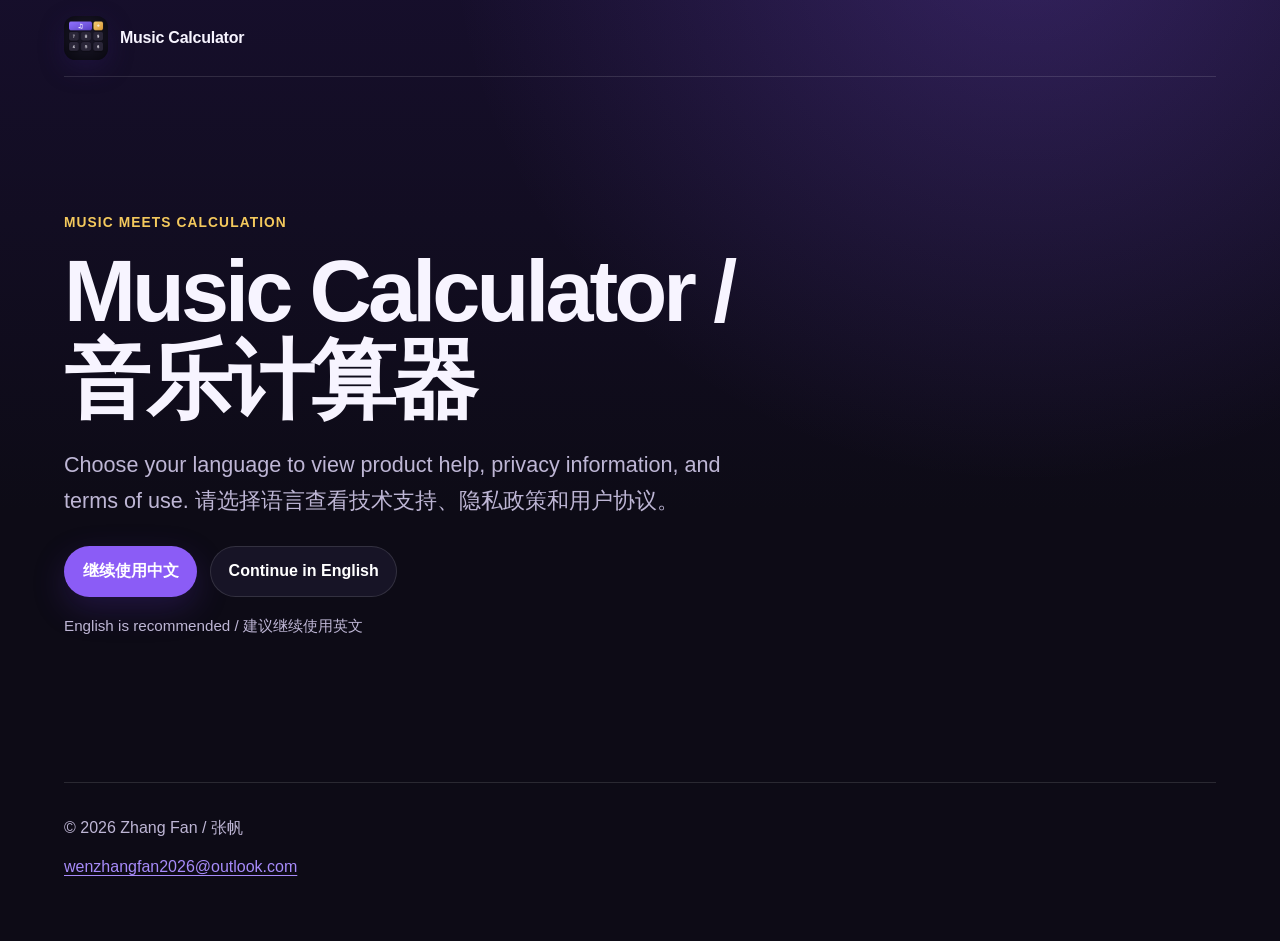
<file: index.html>
<!doctype html>
<html lang="en">
<head>
  <meta charset="utf-8">
  <meta name="viewport" content="width=device-width, initial-scale=1">
  <meta name="description" content="Choose a language for Music Calculator support, privacy, and terms. 选择音乐计算器支持与协议的语言。">
  <meta name="theme-color" content="#0d0b16">
  <meta property="og:title" content="Music Calculator / 音乐计算器">
  <meta property="og:description" content="Support, privacy, and terms for Music Calculator. 音乐计算器技术支持与协议。">
  <meta property="og:type" content="website">
  <title>Music Calculator / 音乐计算器</title>
  <link rel="icon" href="assets/app-icon.png" type="image/png">
  <link rel="stylesheet" href="assets/styles.css">
</head>
<body>
  <a class="skip-link" href="#main-content">Skip to content / 跳到正文</a>
  <header class="site-header">
    <a class="brand" href="./" aria-current="page">
      <img src="assets/app-icon.png" width="1024" height="1024" alt="">
      <span>Music Calculator</span>
    </a>
  </header>
  <main id="main-content">
    <section class="hero">
      <p class="eyebrow">Music meets calculation</p>
      <h1>Music Calculator / 音乐计算器</h1>
      <p class="lead">Choose your language to view product help, privacy information, and terms of use. 请选择语言查看技术支持、隐私政策和用户协议。</p>
      <div class="actions">
        <a class="button" href="zh/" lang="zh-Hans">继续使用中文</a>
        <a class="button secondary" href="en/" lang="en">Continue in English</a>
      </div>
      <p class="language-note" data-language-recommendation>中文与 English 均可用</p>
    </section>
  </main>
  <footer class="site-footer">
    <p>© <span data-current-year>2026</span> Zhang Fan / 张帆</p>
    <p><a href="mailto:wenzhangfan2026@outlook.com">wenzhangfan2026@outlook.com</a></p>
  </footer>
  <script src="assets/site.js" defer></script>
</body>
</html>
</file>
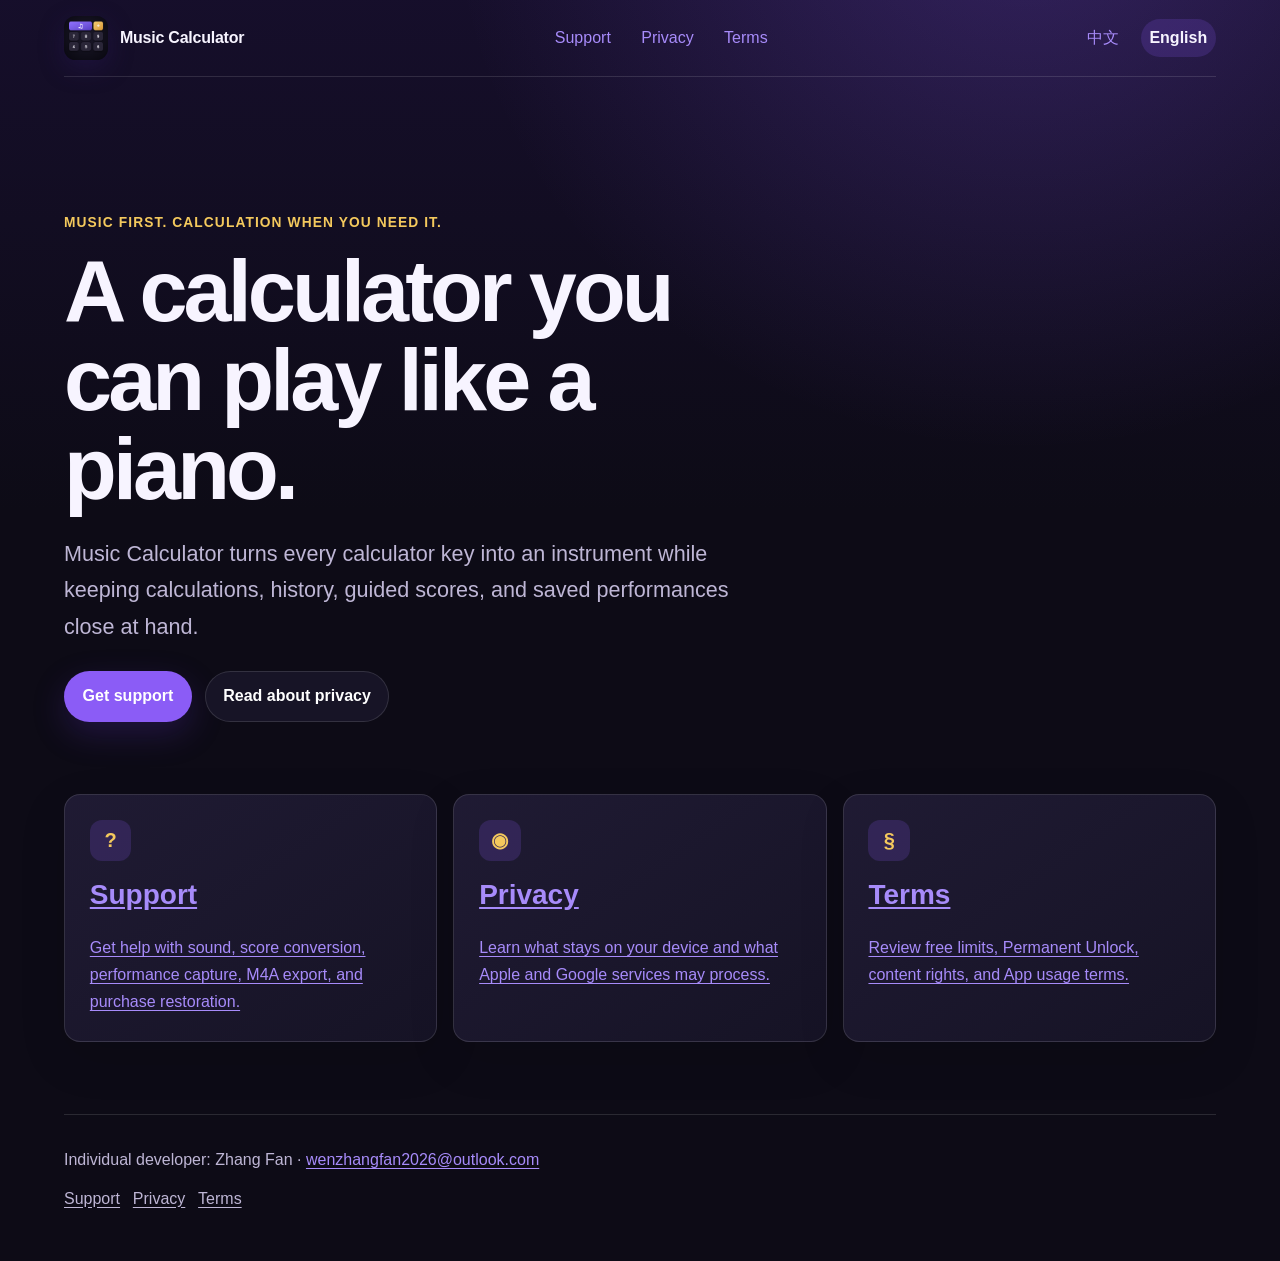
<file: en/index.html>
<!doctype html>
<html lang="en">
<head>
  <meta charset="utf-8">
  <meta name="viewport" content="width=device-width, initial-scale=1">
  <meta name="description" content="Music Calculator support, privacy policy, and terms of use.">
  <meta name="theme-color" content="#0d0b16">
  <meta property="og:title" content="Music Calculator">
  <meta property="og:description" content="A calculator you can play like a piano. View support, privacy, and terms.">
  <meta property="og:type" content="website">
  <title>Music Calculator</title>
  <link rel="icon" href="../assets/app-icon.png" type="image/png">
  <link rel="stylesheet" href="../assets/styles.css">
</head>
<body>
  <a class="skip-link" href="#main-content">Skip to content</a>
  <header class="site-header">
    <a class="brand" href="./" aria-current="page"><img src="../assets/app-icon.png" width="1024" height="1024" alt=""><span>Music Calculator</span></a>
    <nav class="nav" aria-label="Primary navigation"><a href="support/">Support</a><a href="privacy/">Privacy</a><a href="terms/">Terms</a></nav>
    <nav class="language-switch" aria-label="Language"><a href="../zh/" lang="zh-Hans">中文</a><span aria-current="true">English</span></nav>
  </header>
  <main id="main-content">
    <section class="hero">
      <p class="eyebrow">Music first. Calculation when you need it.</p>
      <h1>A calculator you can play like a piano.</h1>
      <p class="lead">Music Calculator turns every calculator key into an instrument while keeping calculations, history, guided scores, and saved performances close at hand.</p>
      <div class="actions"><a class="button" href="support/">Get support</a><a class="button secondary" href="privacy/">Read about privacy</a></div>
    </section>
    <section class="card-grid" aria-label="Website sections">
      <a class="card" href="support/"><span class="card-icon" aria-hidden="true">?</span><h2>Support</h2><p>Get help with sound, score conversion, performance capture, M4A export, and purchase restoration.</p></a>
      <a class="card" href="privacy/"><span class="card-icon" aria-hidden="true">◉</span><h2>Privacy</h2><p>Learn what stays on your device and what Apple and Google services may process.</p></a>
      <a class="card" href="terms/"><span class="card-icon" aria-hidden="true">§</span><h2>Terms</h2><p>Review free limits, Permanent Unlock, content rights, and App usage terms.</p></a>
    </section>
  </main>
  <footer class="site-footer"><p>Individual developer: Zhang Fan · <a href="mailto:wenzhangfan2026@outlook.com">wenzhangfan2026@outlook.com</a></p><nav class="footer-links" aria-label="Footer navigation"><a href="support/">Support</a><a href="privacy/">Privacy</a><a href="terms/">Terms</a></nav></footer>
  <script src="../assets/site.js" defer></script>
</body>
</html>
</file>
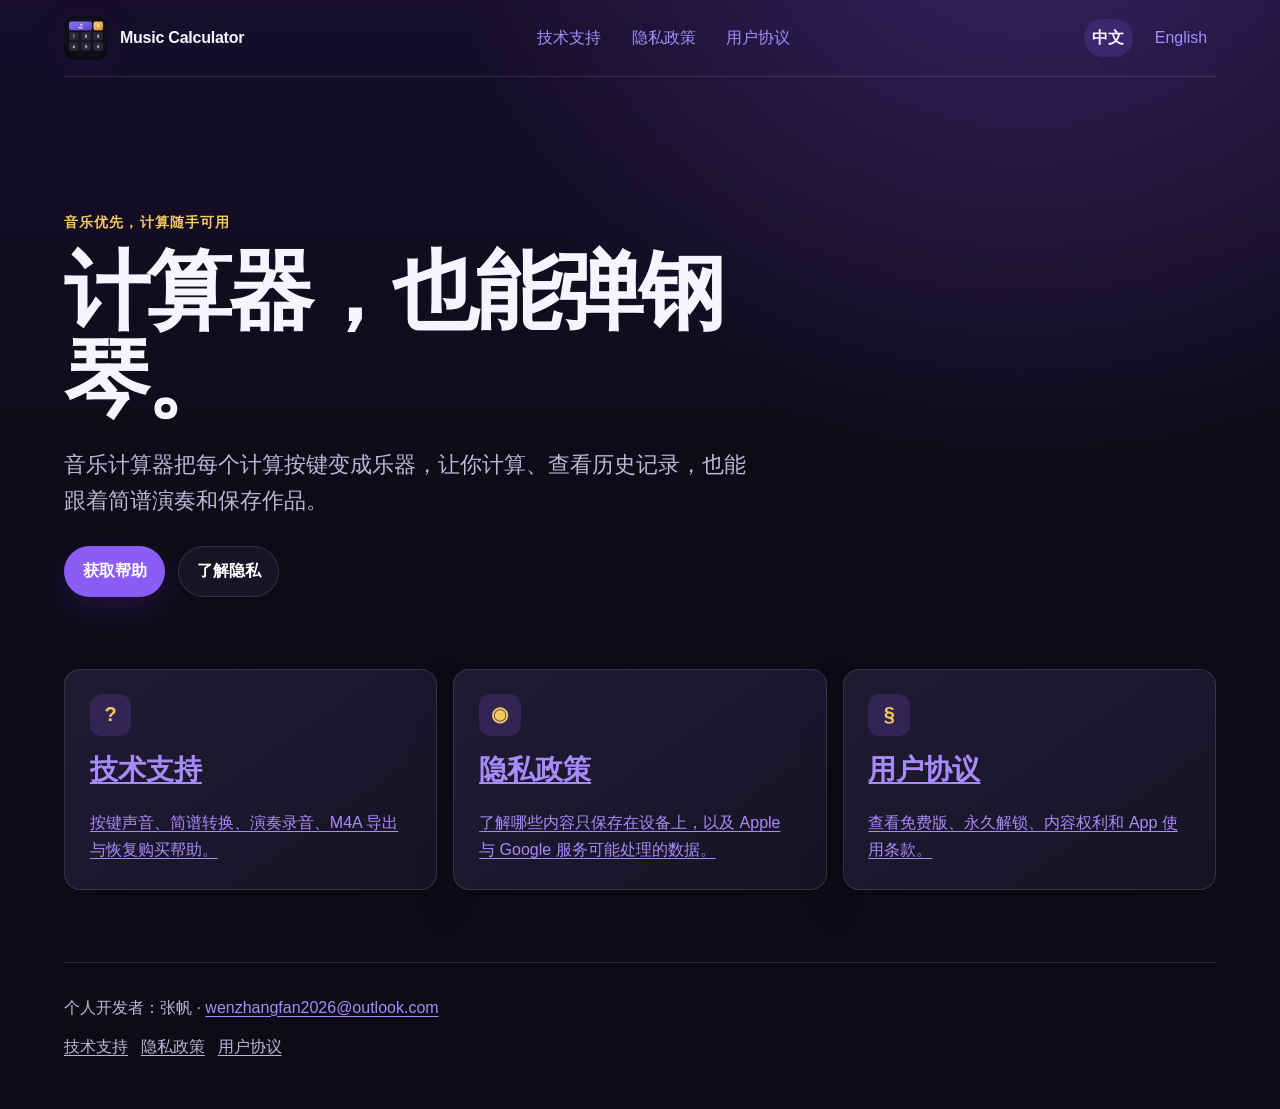
<file: zh/index.html>
<!doctype html>
<html lang="zh-Hans">
<head>
  <meta charset="utf-8">
  <meta name="viewport" content="width=device-width, initial-scale=1">
  <meta name="description" content="音乐计算器技术支持、隐私政策和用户协议。">
  <meta name="theme-color" content="#0d0b16">
  <meta property="og:title" content="音乐计算器">
  <meta property="og:description" content="计算器按键也能弹奏钢琴。查看技术支持、隐私政策和用户协议。">
  <meta property="og:type" content="website">
  <title>音乐计算器 | Music Calculator</title>
  <link rel="icon" href="../assets/app-icon.png" type="image/png">
  <link rel="stylesheet" href="../assets/styles.css">
</head>
<body>
  <a class="skip-link" href="#main-content">跳到正文</a>
  <header class="site-header">
    <a class="brand" href="./" aria-current="page"><img src="../assets/app-icon.png" width="1024" height="1024" alt=""><span>Music Calculator</span></a>
    <nav class="nav" aria-label="主导航"><a href="support/">技术支持</a><a href="privacy/">隐私政策</a><a href="terms/">用户协议</a></nav>
    <nav class="language-switch" aria-label="语言"><span aria-current="true">中文</span><a href="../en/" lang="en">English</a></nav>
  </header>
  <main id="main-content">
    <section class="hero">
      <p class="eyebrow">音乐优先，计算随手可用</p>
      <h1>计算器，也能弹钢琴。</h1>
      <p class="lead">音乐计算器把每个计算按键变成乐器，让你计算、查看历史记录，也能跟着简谱演奏和保存作品。</p>
      <div class="actions"><a class="button" href="support/">获取帮助</a><a class="button secondary" href="privacy/">了解隐私</a></div>
    </section>
    <section class="card-grid" aria-label="网站入口">
      <a class="card" href="support/"><span class="card-icon" aria-hidden="true">?</span><h2>技术支持</h2><p>按键声音、简谱转换、演奏录音、M4A 导出与恢复购买帮助。</p></a>
      <a class="card" href="privacy/"><span class="card-icon" aria-hidden="true">◉</span><h2>隐私政策</h2><p>了解哪些内容只保存在设备上，以及 Apple 与 Google 服务可能处理的数据。</p></a>
      <a class="card" href="terms/"><span class="card-icon" aria-hidden="true">§</span><h2>用户协议</h2><p>查看免费版、永久解锁、内容权利和 App 使用条款。</p></a>
    </section>
  </main>
  <footer class="site-footer"><p>个人开发者：张帆 · <a href="mailto:wenzhangfan2026@outlook.com">wenzhangfan2026@outlook.com</a></p><nav class="footer-links" aria-label="页脚导航"><a href="support/">技术支持</a><a href="privacy/">隐私政策</a><a href="terms/">用户协议</a></nav></footer>
  <script src="../assets/site.js" defer></script>
</body>
</html>
</file>
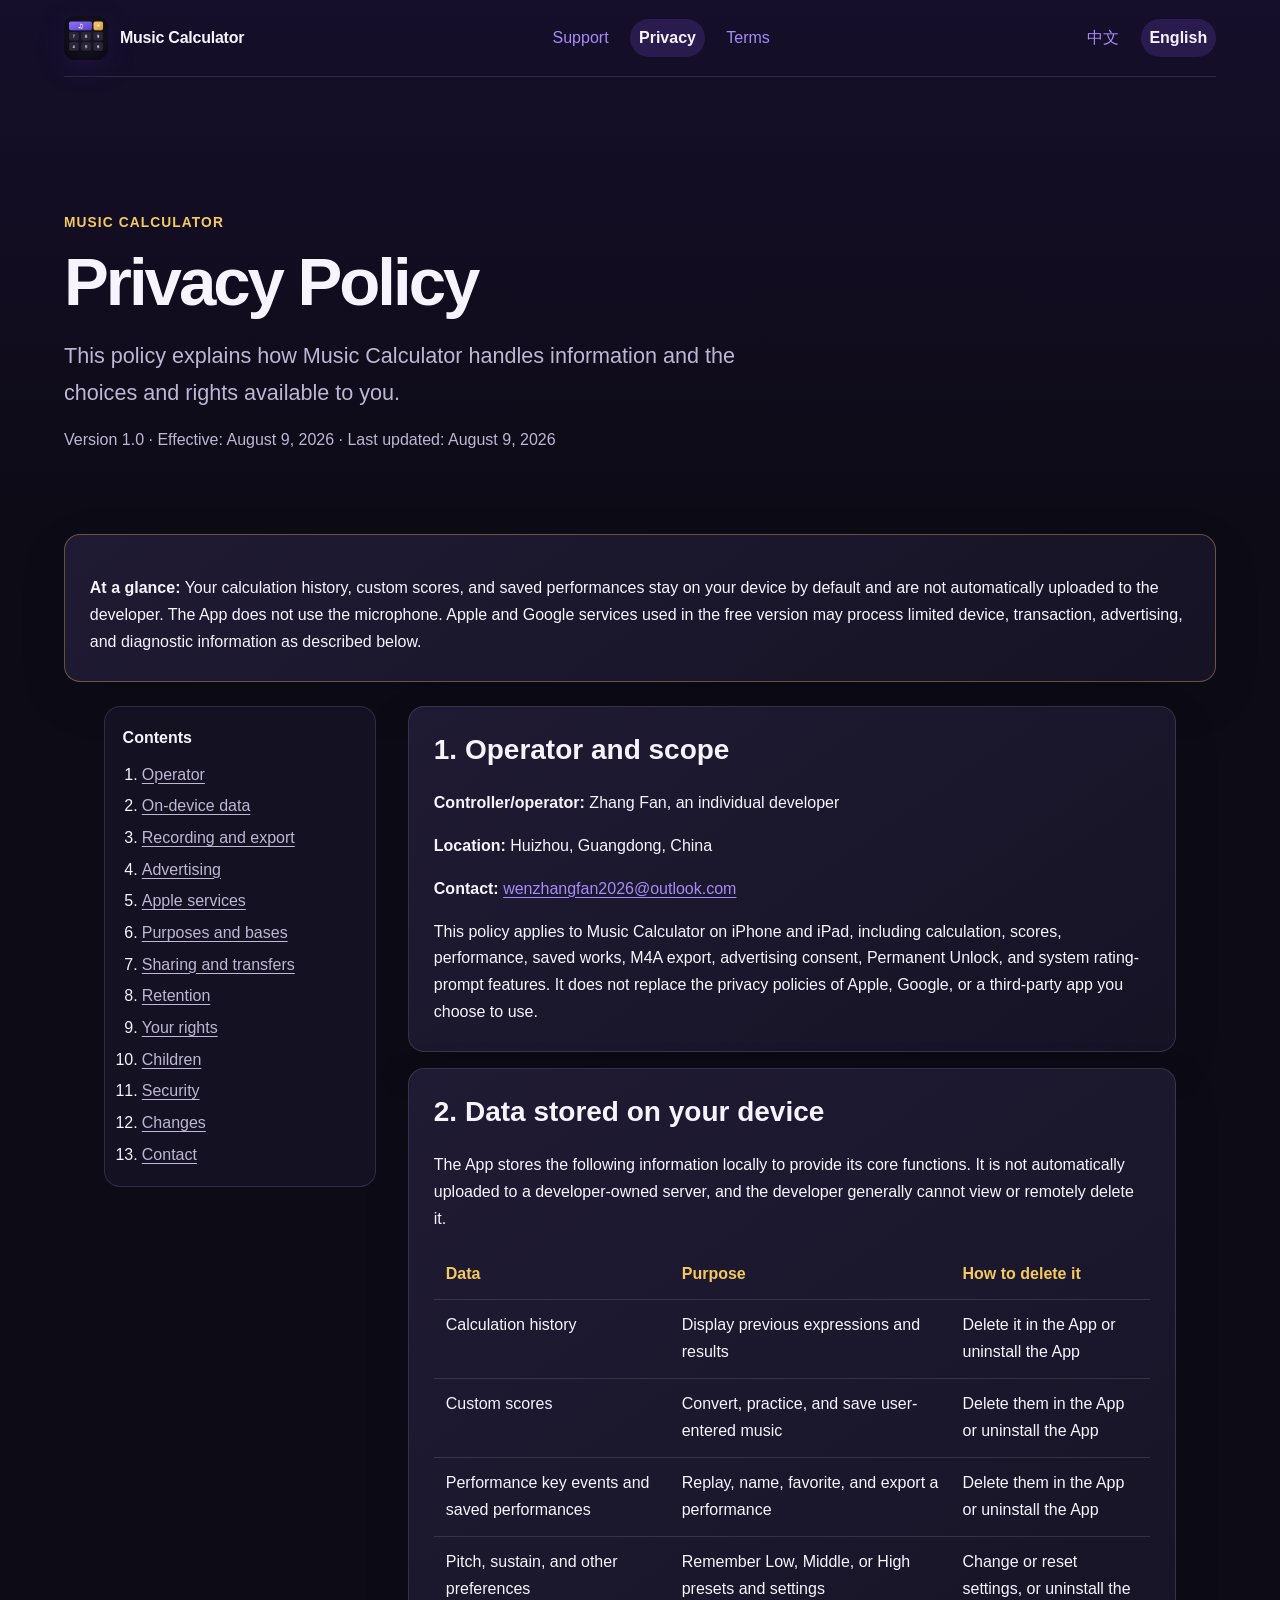
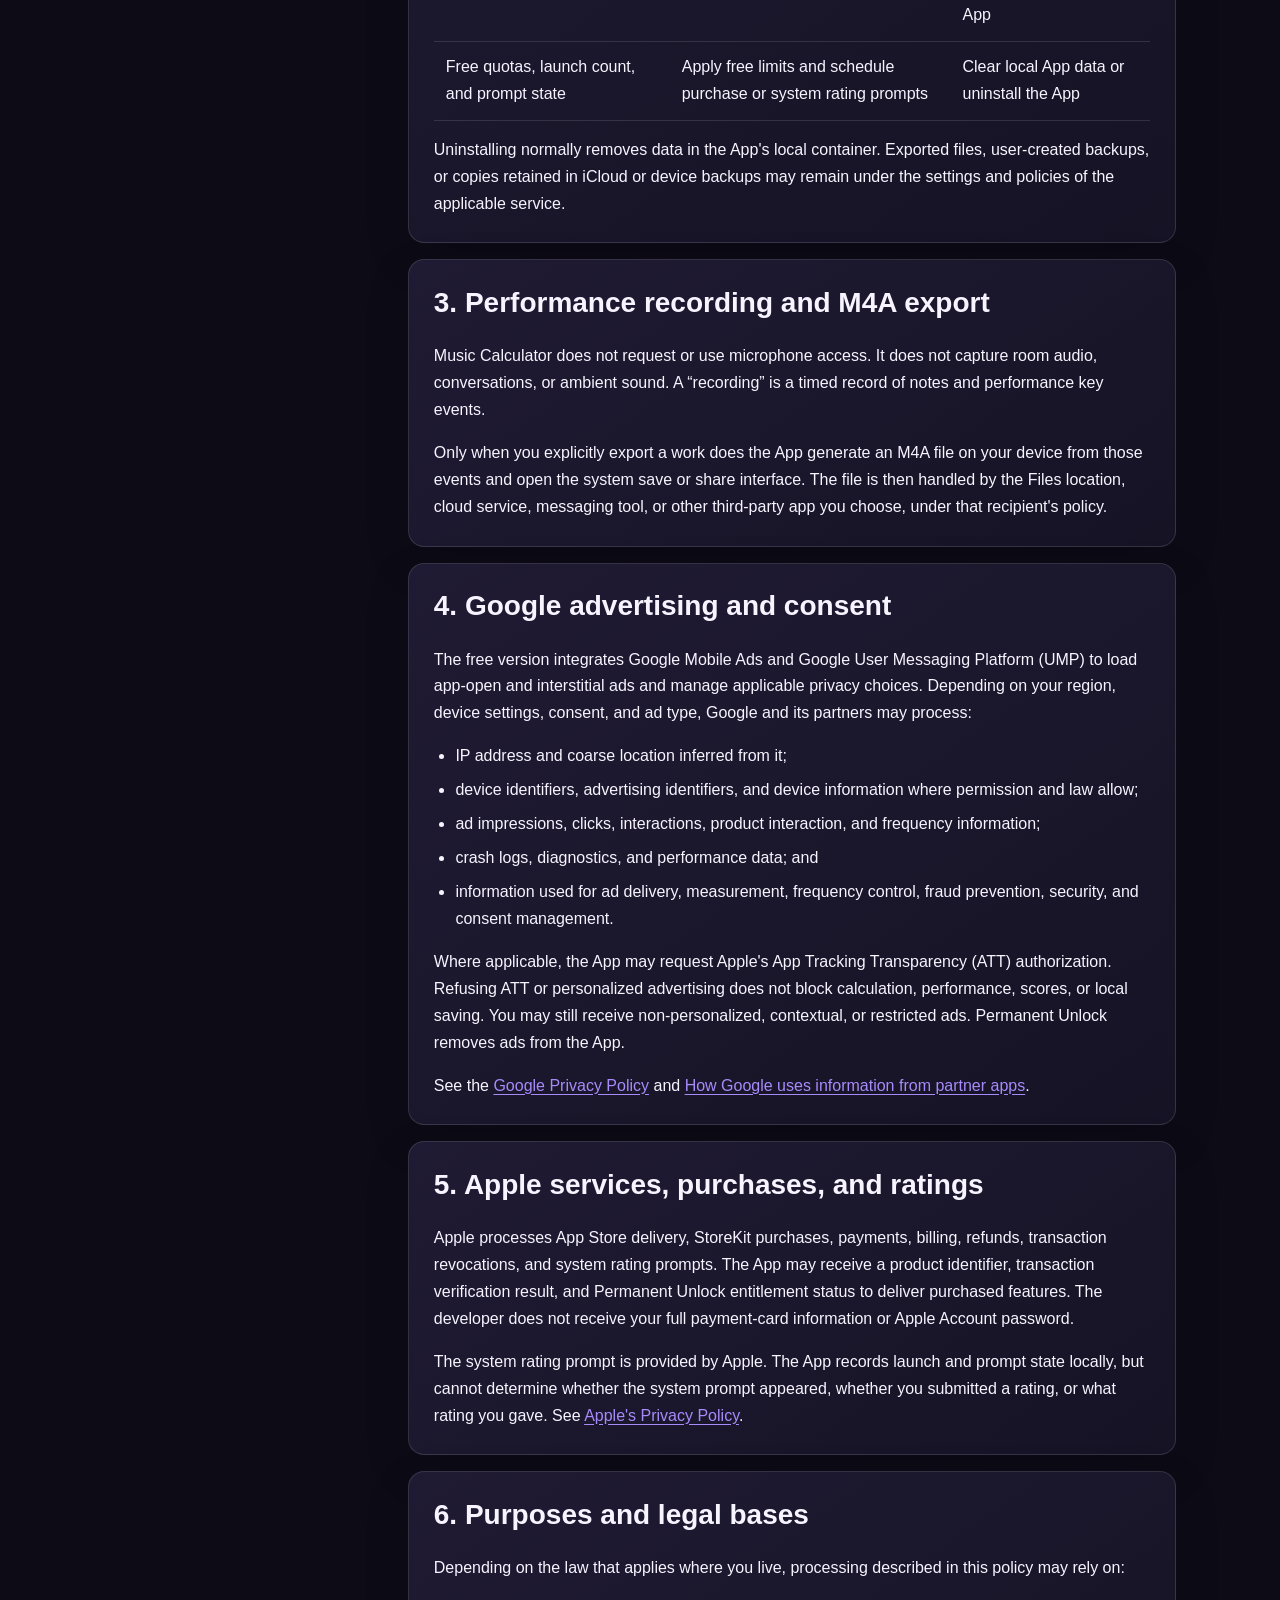
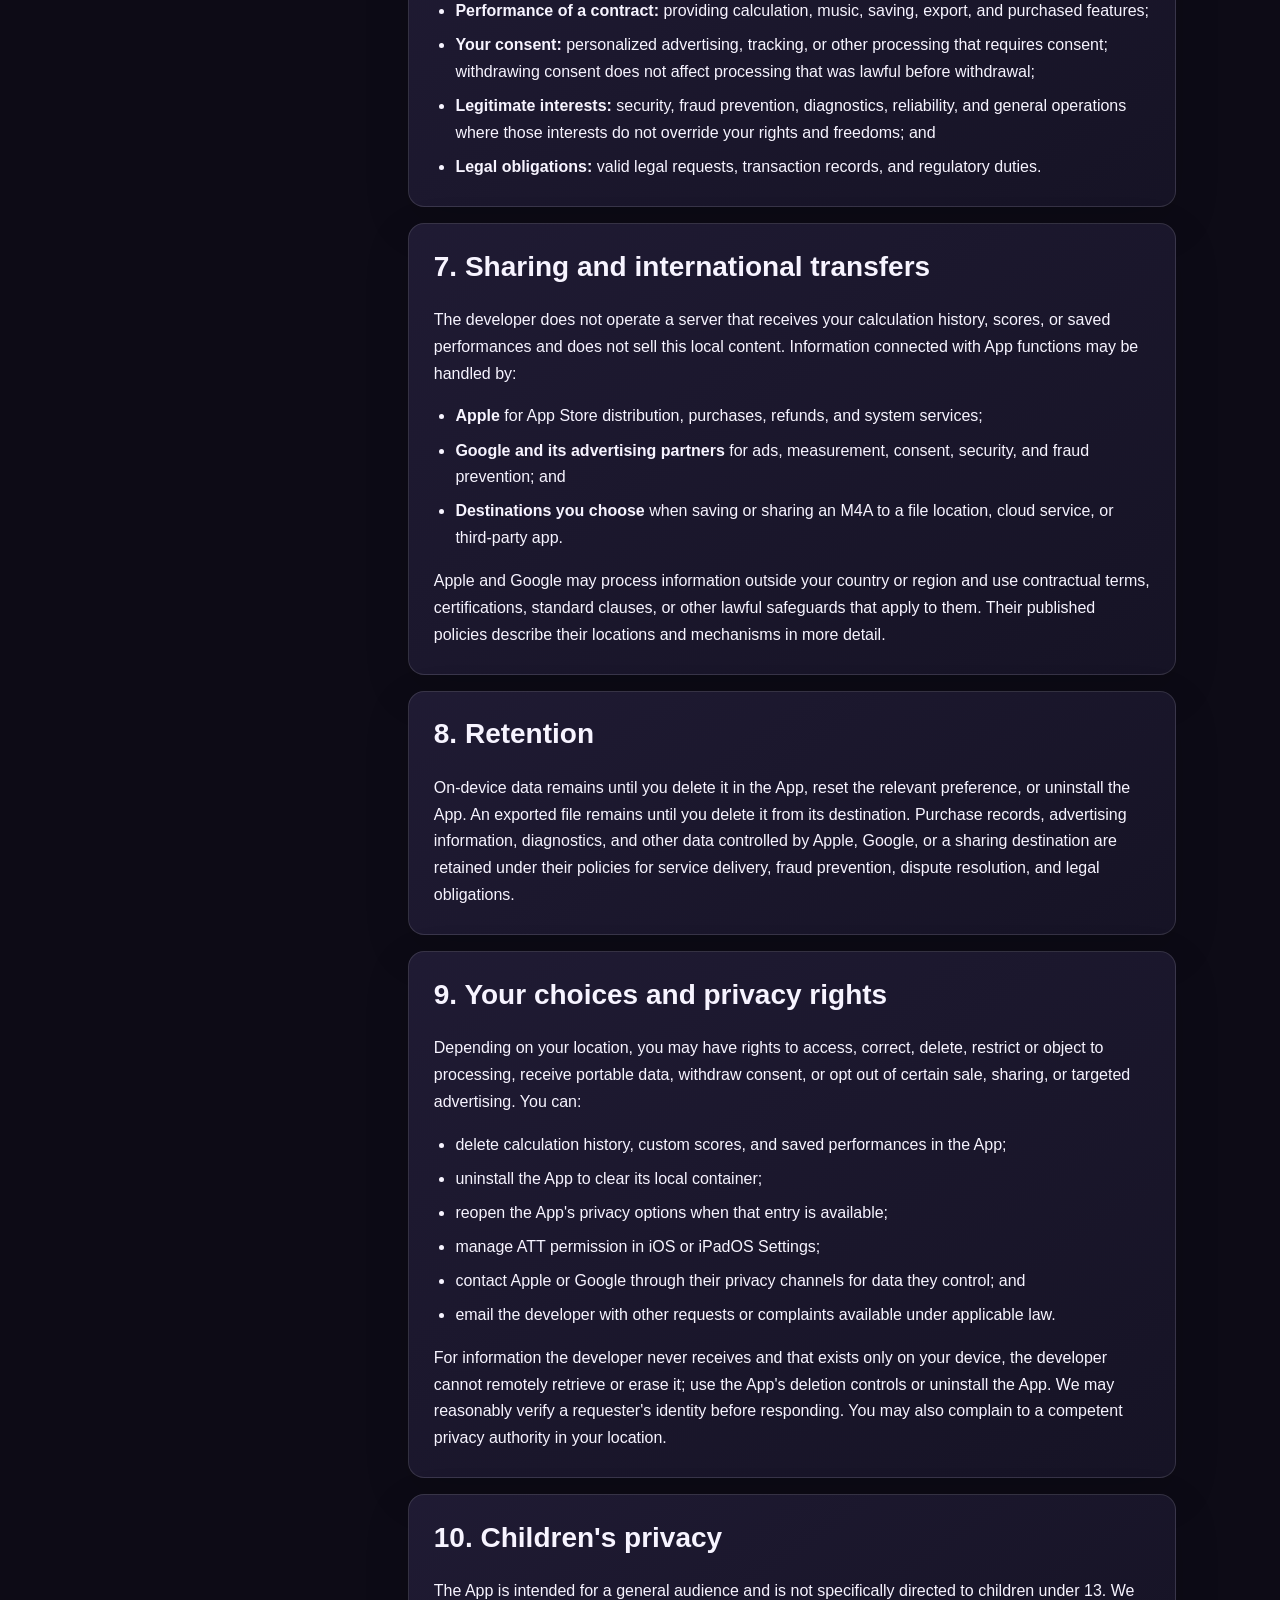
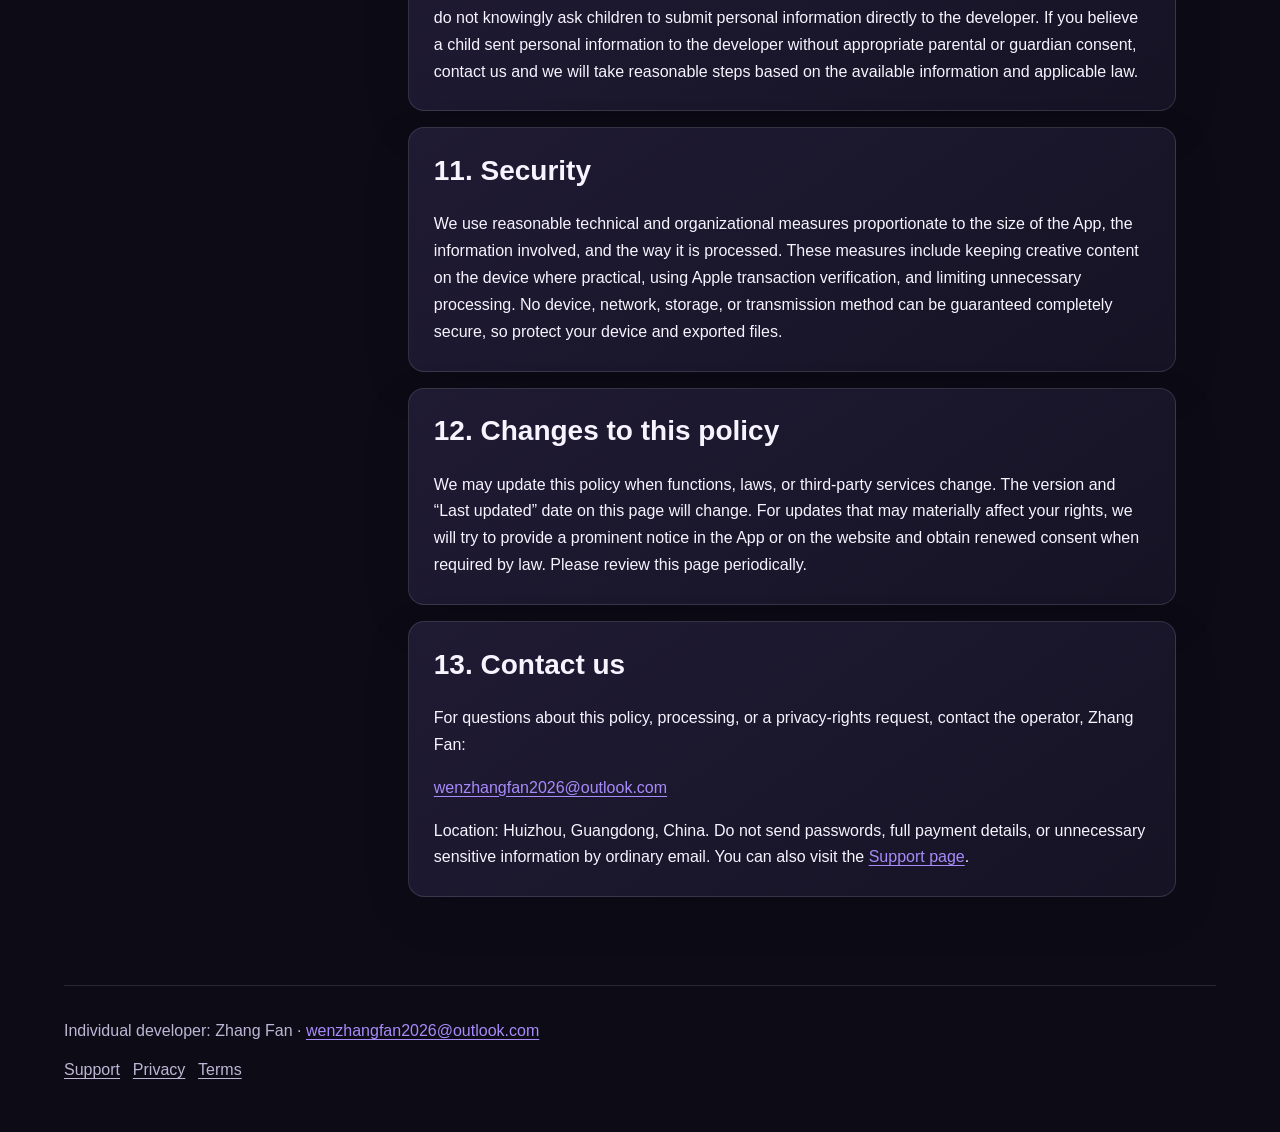
<file: en/privacy/index.html>
<!doctype html>
<html lang="en">
<head>
  <meta charset="utf-8"><meta name="viewport" content="width=device-width, initial-scale=1">
  <meta name="description" content="Learn how Music Calculator handles on-device content and data processed by Apple and Google services."><meta name="theme-color" content="#0d0b16">
  <meta property="og:title" content="Music Calculator Privacy Policy"><meta property="og:description" content="Learn how content stays on your device and what Apple and Google services may process."><meta property="og:type" content="website">
  <title>Privacy Policy | Music Calculator</title><link rel="icon" href="../../assets/app-icon.png" type="image/png"><link rel="stylesheet" href="../../assets/styles.css">
</head>
<body>
  <a class="skip-link" href="#main-content">Skip to content</a>
  <header class="site-header"><a class="brand" href="../"><img src="../../assets/app-icon.png" width="1024" height="1024" alt=""><span>Music Calculator</span></a><nav class="nav" aria-label="Primary navigation"><a href="../support/">Support</a><a href="./" aria-current="page">Privacy</a><a href="../terms/">Terms</a></nav><nav class="language-switch" aria-label="Language"><a href="../../zh/privacy/" lang="zh-Hans">中文</a><span aria-current="true">English</span></nav></header>
  <main id="main-content">
    <header class="hero compact"><p class="eyebrow">Music Calculator</p><h1>Privacy Policy</h1><p class="lead">This policy explains how Music Calculator handles information and the choices and rights available to you.</p><p class="legal-meta">Version 1.0 · Effective: August 9, 2026 · Last updated: August 9, 2026</p></header>
    <div class="notice"><p><strong>At a glance:</strong> Your calculation history, custom scores, and saved performances stay on your device by default and are not automatically uploaded to the developer. The App does not use the microphone. Apple and Google services used in the free version may process limited device, transaction, advertising, and diagnostic information as described below.</p></div>
    <div class="policy-layout">
      <nav class="policy-toc" aria-label="Privacy Policy contents"><strong>Contents</strong><ol>
        <li><a href="#operator">Operator</a></li><li><a href="#local-data">On-device data</a></li><li><a href="#recording-export">Recording and export</a></li><li><a href="#advertising">Advertising</a></li><li><a href="#apple-services">Apple services</a></li><li><a href="#purposes-bases">Purposes and bases</a></li><li><a href="#sharing-transfers">Sharing and transfers</a></li><li><a href="#retention">Retention</a></li><li><a href="#rights">Your rights</a></li><li><a href="#children">Children</a></li><li><a href="#security">Security</a></li><li><a href="#changes">Changes</a></li><li><a href="#contact">Contact</a></li>
      </ol></nav>
      <article>
        <section class="policy-section" id="operator"><h2>1. Operator and scope</h2><p><strong>Controller/operator:</strong> Zhang Fan, an individual developer</p><p><strong>Location:</strong> Huizhou, Guangdong, China</p><p><strong>Contact:</strong> <a href="mailto:wenzhangfan2026@outlook.com">wenzhangfan2026@outlook.com</a></p><p>This policy applies to Music Calculator on iPhone and iPad, including calculation, scores, performance, saved works, M4A export, advertising consent, Permanent Unlock, and system rating-prompt features. It does not replace the privacy policies of Apple, Google, or a third-party app you choose to use.</p></section>

        <section class="policy-section" id="local-data"><h2>2. Data stored on your device</h2><p>The App stores the following information locally to provide its core functions. It is not automatically uploaded to a developer-owned server, and the developer generally cannot view or remotely delete it.</p><div class="data-table-wrap"><table><thead><tr><th scope="col">Data</th><th scope="col">Purpose</th><th scope="col">How to delete it</th></tr></thead><tbody>
          <tr><td>Calculation history</td><td>Display previous expressions and results</td><td>Delete it in the App or uninstall the App</td></tr>
          <tr><td>Custom scores</td><td>Convert, practice, and save user-entered music</td><td>Delete them in the App or uninstall the App</td></tr>
          <tr><td>Performance key events and saved performances</td><td>Replay, name, favorite, and export a performance</td><td>Delete them in the App or uninstall the App</td></tr>
          <tr><td>Pitch, sustain, and other preferences</td><td>Remember Low, Middle, or High presets and settings</td><td>Change or reset settings, or uninstall the App</td></tr>
          <tr><td>Free quotas, launch count, and prompt state</td><td>Apply free limits and schedule purchase or system rating prompts</td><td>Clear local App data or uninstall the App</td></tr>
        </tbody></table></div><p>Uninstalling normally removes data in the App's local container. Exported files, user-created backups, or copies retained in iCloud or device backups may remain under the settings and policies of the applicable service.</p></section>

        <section class="policy-section" id="recording-export"><h2>3. Performance recording and M4A export</h2><p>Music Calculator does not request or use microphone access. It does not capture room audio, conversations, or ambient sound. A “recording” is a timed record of notes and performance key events.</p><p>Only when you explicitly export a work does the App generate an M4A file on your device from those events and open the system save or share interface. The file is then handled by the Files location, cloud service, messaging tool, or other third-party app you choose, under that recipient's policy.</p></section>

        <section class="policy-section" id="advertising"><h2>4. Google advertising and consent</h2><p>The free version integrates Google Mobile Ads and Google User Messaging Platform (UMP) to load app-open and interstitial ads and manage applicable privacy choices. Depending on your region, device settings, consent, and ad type, Google and its partners may process:</p><ul><li>IP address and coarse location inferred from it;</li><li>device identifiers, advertising identifiers, and device information where permission and law allow;</li><li>ad impressions, clicks, interactions, product interaction, and frequency information;</li><li>crash logs, diagnostics, and performance data; and</li><li>information used for ad delivery, measurement, frequency control, fraud prevention, security, and consent management.</li></ul><p>Where applicable, the App may request Apple's App Tracking Transparency (ATT) authorization. Refusing ATT or personalized advertising does not block calculation, performance, scores, or local saving. You may still receive non-personalized, contextual, or restricted ads. Permanent Unlock removes ads from the App.</p><p>See the <a href="https://policies.google.com/privacy">Google Privacy Policy</a> and <a href="https://policies.google.com/technologies/partner-sites">How Google uses information from partner apps</a>.</p></section>

        <section class="policy-section" id="apple-services"><h2>5. Apple services, purchases, and ratings</h2><p>Apple processes App Store delivery, StoreKit purchases, payments, billing, refunds, transaction revocations, and system rating prompts. The App may receive a product identifier, transaction verification result, and Permanent Unlock entitlement status to deliver purchased features. The developer does not receive your full payment-card information or Apple Account password.</p><p>The system rating prompt is provided by Apple. The App records launch and prompt state locally, but cannot determine whether the system prompt appeared, whether you submitted a rating, or what rating you gave. See <a href="https://www.apple.com/legal/privacy/">Apple's Privacy Policy</a>.</p></section>

        <section class="policy-section" id="purposes-bases"><h2>6. Purposes and legal bases</h2><p>Depending on the law that applies where you live, processing described in this policy may rely on:</p><ul><li><strong>Performance of a contract:</strong> providing calculation, music, saving, export, and purchased features;</li><li><strong>Your consent:</strong> personalized advertising, tracking, or other processing that requires consent; withdrawing consent does not affect processing that was lawful before withdrawal;</li><li><strong>Legitimate interests:</strong> security, fraud prevention, diagnostics, reliability, and general operations where those interests do not override your rights and freedoms; and</li><li><strong>Legal obligations:</strong> valid legal requests, transaction records, and regulatory duties.</li></ul></section>

        <section class="policy-section" id="sharing-transfers"><h2>7. Sharing and international transfers</h2><p>The developer does not operate a server that receives your calculation history, scores, or saved performances and does not sell this local content. Information connected with App functions may be handled by:</p><ul><li><strong>Apple</strong> for App Store distribution, purchases, refunds, and system services;</li><li><strong>Google and its advertising partners</strong> for ads, measurement, consent, security, and fraud prevention; and</li><li><strong>Destinations you choose</strong> when saving or sharing an M4A to a file location, cloud service, or third-party app.</li></ul><p>Apple and Google may process information outside your country or region and use contractual terms, certifications, standard clauses, or other lawful safeguards that apply to them. Their published policies describe their locations and mechanisms in more detail.</p></section>

        <section class="policy-section" id="retention"><h2>8. Retention</h2><p>On-device data remains until you delete it in the App, reset the relevant preference, or uninstall the App. An exported file remains until you delete it from its destination. Purchase records, advertising information, diagnostics, and other data controlled by Apple, Google, or a sharing destination are retained under their policies for service delivery, fraud prevention, dispute resolution, and legal obligations.</p></section>

        <section class="policy-section" id="rights"><h2>9. Your choices and privacy rights</h2><p>Depending on your location, you may have rights to access, correct, delete, restrict or object to processing, receive portable data, withdraw consent, or opt out of certain sale, sharing, or targeted advertising. You can:</p><ul><li>delete calculation history, custom scores, and saved performances in the App;</li><li>uninstall the App to clear its local container;</li><li>reopen the App's privacy options when that entry is available;</li><li>manage ATT permission in iOS or iPadOS Settings;</li><li>contact Apple or Google through their privacy channels for data they control; and</li><li>email the developer with other requests or complaints available under applicable law.</li></ul><p>For information the developer never receives and that exists only on your device, the developer cannot remotely retrieve or erase it; use the App's deletion controls or uninstall the App. We may reasonably verify a requester's identity before responding. You may also complain to a competent privacy authority in your location.</p></section>

        <section class="policy-section" id="children"><h2>10. Children's privacy</h2><p>The App is intended for a general audience and is not specifically directed to children under 13. We do not knowingly ask children to submit personal information directly to the developer. If you believe a child sent personal information to the developer without appropriate parental or guardian consent, contact us and we will take reasonable steps based on the available information and applicable law.</p></section>

        <section class="policy-section" id="security"><h2>11. Security</h2><p>We use reasonable technical and organizational measures proportionate to the size of the App, the information involved, and the way it is processed. These measures include keeping creative content on the device where practical, using Apple transaction verification, and limiting unnecessary processing. No device, network, storage, or transmission method can be guaranteed completely secure, so protect your device and exported files.</p></section>

        <section class="policy-section" id="changes"><h2>12. Changes to this policy</h2><p>We may update this policy when functions, laws, or third-party services change. The version and “Last updated” date on this page will change. For updates that may materially affect your rights, we will try to provide a prominent notice in the App or on the website and obtain renewed consent when required by law. Please review this page periodically.</p></section>

        <section class="policy-section" id="contact"><h2>13. Contact us</h2><p>For questions about this policy, processing, or a privacy-rights request, contact the operator, Zhang Fan:</p><p><a href="mailto:wenzhangfan2026@outlook.com?subject=Music%20Calculator%20Privacy">wenzhangfan2026@outlook.com</a></p><p>Location: Huizhou, Guangdong, China. Do not send passwords, full payment details, or unnecessary sensitive information by ordinary email. You can also visit the <a href="../support/">Support page</a>.</p></section>
      </article>
    </div>
  </main>
  <footer class="site-footer"><p>Individual developer: Zhang Fan · <a href="mailto:wenzhangfan2026@outlook.com">wenzhangfan2026@outlook.com</a></p><nav class="footer-links" aria-label="Footer navigation"><a href="../support/">Support</a><a href="./">Privacy</a><a href="../terms/">Terms</a></nav></footer><script src="../../assets/site.js" defer></script>
</body>
</html>
</file>
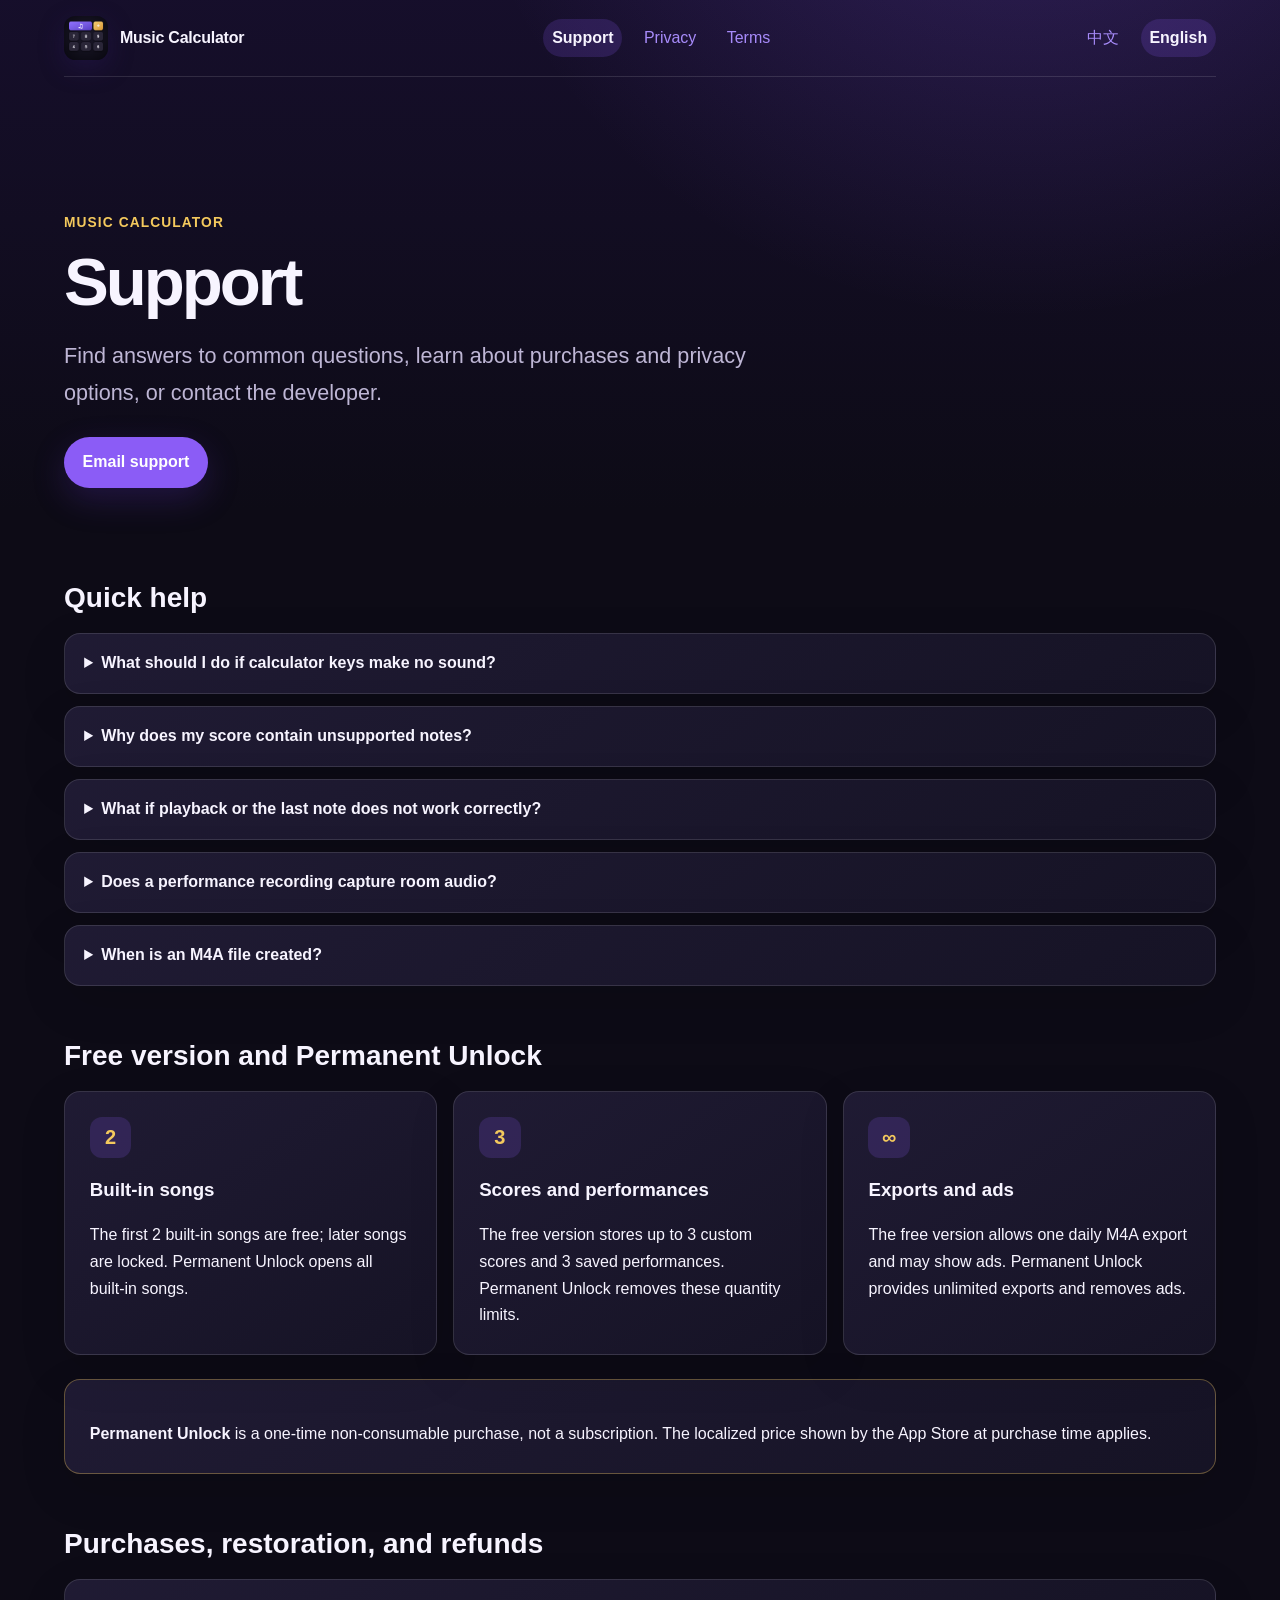
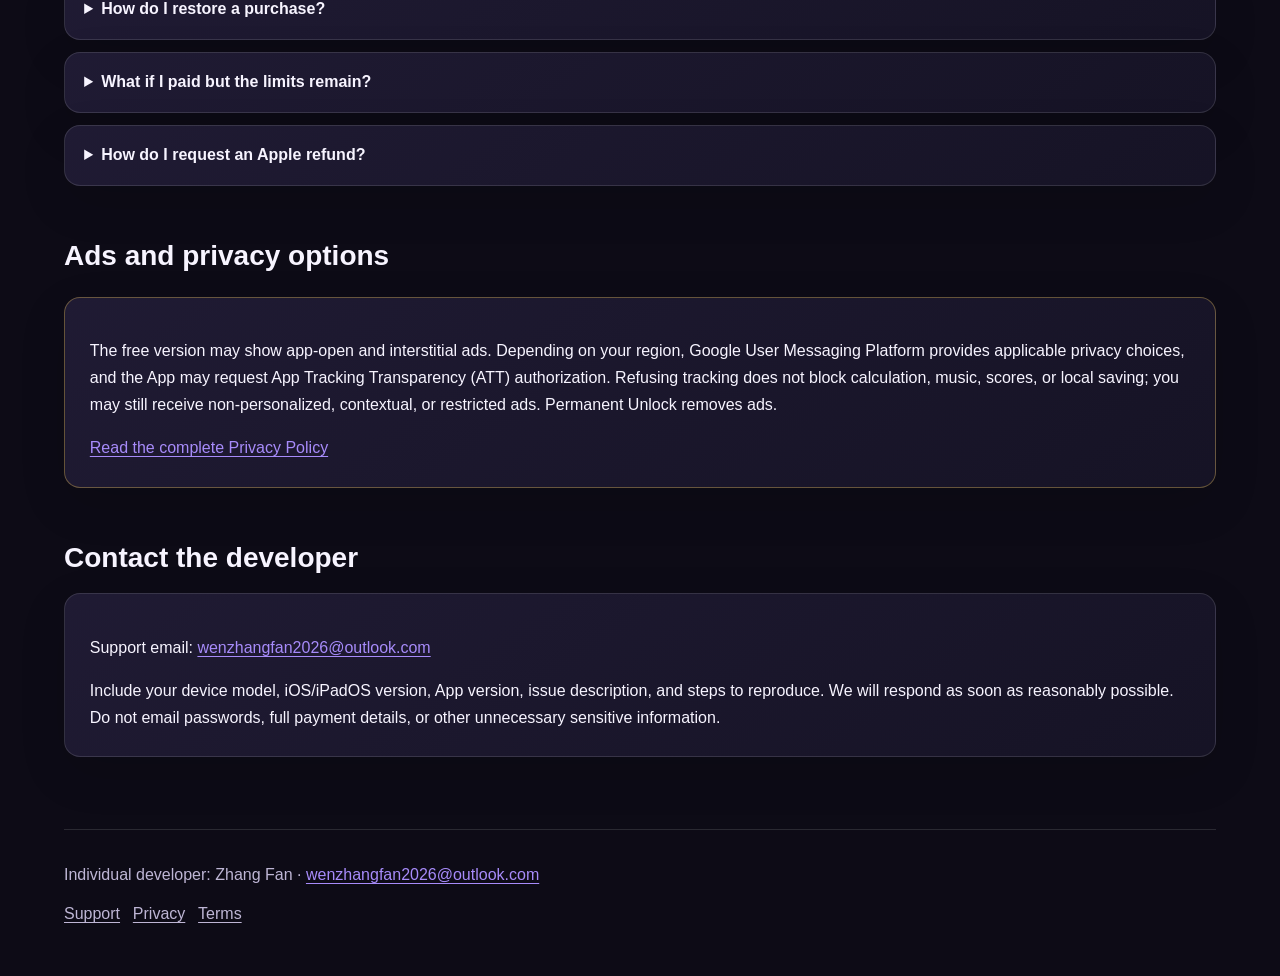
<file: en/support/index.html>
<!doctype html>
<html lang="en">
<head>
  <meta charset="utf-8"><meta name="viewport" content="width=device-width, initial-scale=1">
  <meta name="description" content="Music Calculator product help, purchase support, and contact information."><meta name="theme-color" content="#0d0b16">
  <meta property="og:title" content="Music Calculator Support"><meta property="og:description" content="Find answers, purchase help, and developer contact information."><meta property="og:type" content="website">
  <title>Support | Music Calculator</title><link rel="icon" href="../../assets/app-icon.png" type="image/png"><link rel="stylesheet" href="../../assets/styles.css">
</head>
<body>
  <a class="skip-link" href="#main-content">Skip to content</a>
  <header class="site-header"><a class="brand" href="../"><img src="../../assets/app-icon.png" width="1024" height="1024" alt=""><span>Music Calculator</span></a><nav class="nav" aria-label="Primary navigation"><a href="./" aria-current="page">Support</a><a href="../privacy/">Privacy</a><a href="../terms/">Terms</a></nav><nav class="language-switch" aria-label="Language"><a href="../../zh/support/" lang="zh-Hans">中文</a><span aria-current="true">English</span></nav></header>
  <main id="main-content">
    <header class="hero compact"><p class="eyebrow">Music Calculator</p><h1>Support</h1><p class="lead">Find answers to common questions, learn about purchases and privacy options, or contact the developer.</p><div class="actions"><a class="button" href="mailto:wenzhangfan2026@outlook.com?subject=Music%20Calculator%20Support">Email support</a></div></header>

    <section class="support-section" aria-labelledby="quick-help-title"><h2 class="section-heading" id="quick-help-title">Quick help</h2><div class="faq-list">
      <details><summary>What should I do if calculator keys make no sound?</summary><div class="details-body"><p>Turn up the media volume on your iPhone or iPad and check whether audio is being routed to Bluetooth headphones, a speaker, or another device. Return to the App and press a key again. If needed, disconnect the external audio device and restart the App.</p></div></details>
      <details><summary>Why does my score contain unsupported notes?</summary><div class="details-body"><p>Music Calculator provides Low, Middle, and High key-pitch presets. If one or more notes in a custom numbered score fall outside the selected preset, the App reports that they cannot be covered. Try a different pitch preset or simplify the out-of-range notes.</p></div></details>
      <details><summary>What if playback or the last note does not work correctly?</summary><div class="details-body"><p>Leave the current song, reopen it, and try again. If the issue continues, email the song name, exact steps, device model, system version, and App version so the problem can be reproduced.</p></div></details>
      <details><summary>Does a performance recording capture room audio?</summary><div class="details-body"><p>No. Music Calculator records performance key events and their timing; it does not use the microphone and does not capture conversations or ambient sound. You choose whether to start recording from Performance mode.</p></div></details>
      <details><summary>When is an M4A file created?</summary><div class="details-body"><p>The App creates an M4A on your device only when you explicitly export a saved performance. The free version allows one successful M4A export per day. Permanent Unlock removes this limit. The exported file is then controlled by the Files location or sharing destination you choose.</p></div></details>
    </div></section>

    <section class="support-section" aria-labelledby="free-title"><h2 class="section-heading" id="free-title">Free version and Permanent Unlock</h2><div class="card-grid">
      <article class="card"><span class="card-icon" aria-hidden="true">2</span><h3>Built-in songs</h3><p>The first 2 built-in songs are free; later songs are locked. Permanent Unlock opens all built-in songs.</p></article>
      <article class="card"><span class="card-icon" aria-hidden="true">3</span><h3>Scores and performances</h3><p>The free version stores up to 3 custom scores and 3 saved performances. Permanent Unlock removes these quantity limits.</p></article>
      <article class="card"><span class="card-icon" aria-hidden="true">∞</span><h3>Exports and ads</h3><p>The free version allows one daily M4A export and may show ads. Permanent Unlock provides unlimited exports and removes ads.</p></article>
    </div><div class="notice"><p><strong>Permanent Unlock</strong> is a one-time non-consumable purchase, not a subscription. The localized price shown by the App Store at purchase time applies.</p></div></section>

    <section class="support-section" aria-labelledby="purchase-title"><h2 class="section-heading" id="purchase-title">Purchases, restoration, and refunds</h2><div class="faq-list">
      <details><summary>How do I restore a purchase?</summary><div class="details-body"><p>Sign in with the same Apple Account used for the original purchase. Open the Permanent Unlock screen in the App and select <strong>Restore Purchases</strong>. Apple verifies the transaction; the developer does not receive your card details or Apple Account password.</p></div></details>
      <details><summary>What if I paid but the limits remain?</summary><div class="details-body"><p>Keep the device online, reopen the Permanent Unlock screen, and select Restore Purchases. If access is still not restored, send the purchase time, device model, and a screenshot of the issue. Do not send a full receipt identifier, password, or payment-card information.</p></div></details>
      <details><summary>How do I request an Apple refund?</summary><div class="details-body"><p>Apple handles payment, billing, and refunds. Visit <a href="https://reportaproblem.apple.com/">Apple's Report a Problem page</a> to request an Apple refund. A refunded, revoked, or invalidated transaction may end the related Permanent Unlock entitlement.</p></div></details>
    </div></section>

    <section class="support-section" aria-labelledby="ads-title"><h2 class="section-heading" id="ads-title">Ads and privacy options</h2><div class="notice"><p>The free version may show app-open and interstitial ads. Depending on your region, Google User Messaging Platform provides applicable privacy choices, and the App may request App Tracking Transparency (ATT) authorization. Refusing tracking does not block calculation, music, scores, or local saving; you may still receive non-personalized, contextual, or restricted ads. Permanent Unlock removes ads.</p><p><a href="../privacy/">Read the complete Privacy Policy</a></p></div></section>

    <section class="support-section" aria-labelledby="contact-title"><h2 class="section-heading" id="contact-title">Contact the developer</h2><div class="card"><p>Support email: <a href="mailto:wenzhangfan2026@outlook.com?subject=Music%20Calculator%20Support&amp;body=Device%20model%3A%0AiOS%2FiPadOS%20version%3A%0AApp%20version%3A%0AIssue%20and%20steps%20to%20reproduce%3A%0A">wenzhangfan2026@outlook.com</a></p><p>Include your device model, iOS/iPadOS version, App version, issue description, and steps to reproduce. We will respond as soon as reasonably possible. Do not email passwords, full payment details, or other unnecessary sensitive information.</p></div></section>
  </main>
  <footer class="site-footer"><p>Individual developer: Zhang Fan · <a href="mailto:wenzhangfan2026@outlook.com">wenzhangfan2026@outlook.com</a></p><nav class="footer-links" aria-label="Footer navigation"><a href="./">Support</a><a href="../privacy/">Privacy</a><a href="../terms/">Terms</a></nav></footer><script src="../../assets/site.js" defer></script>
</body>
</html>
</file>
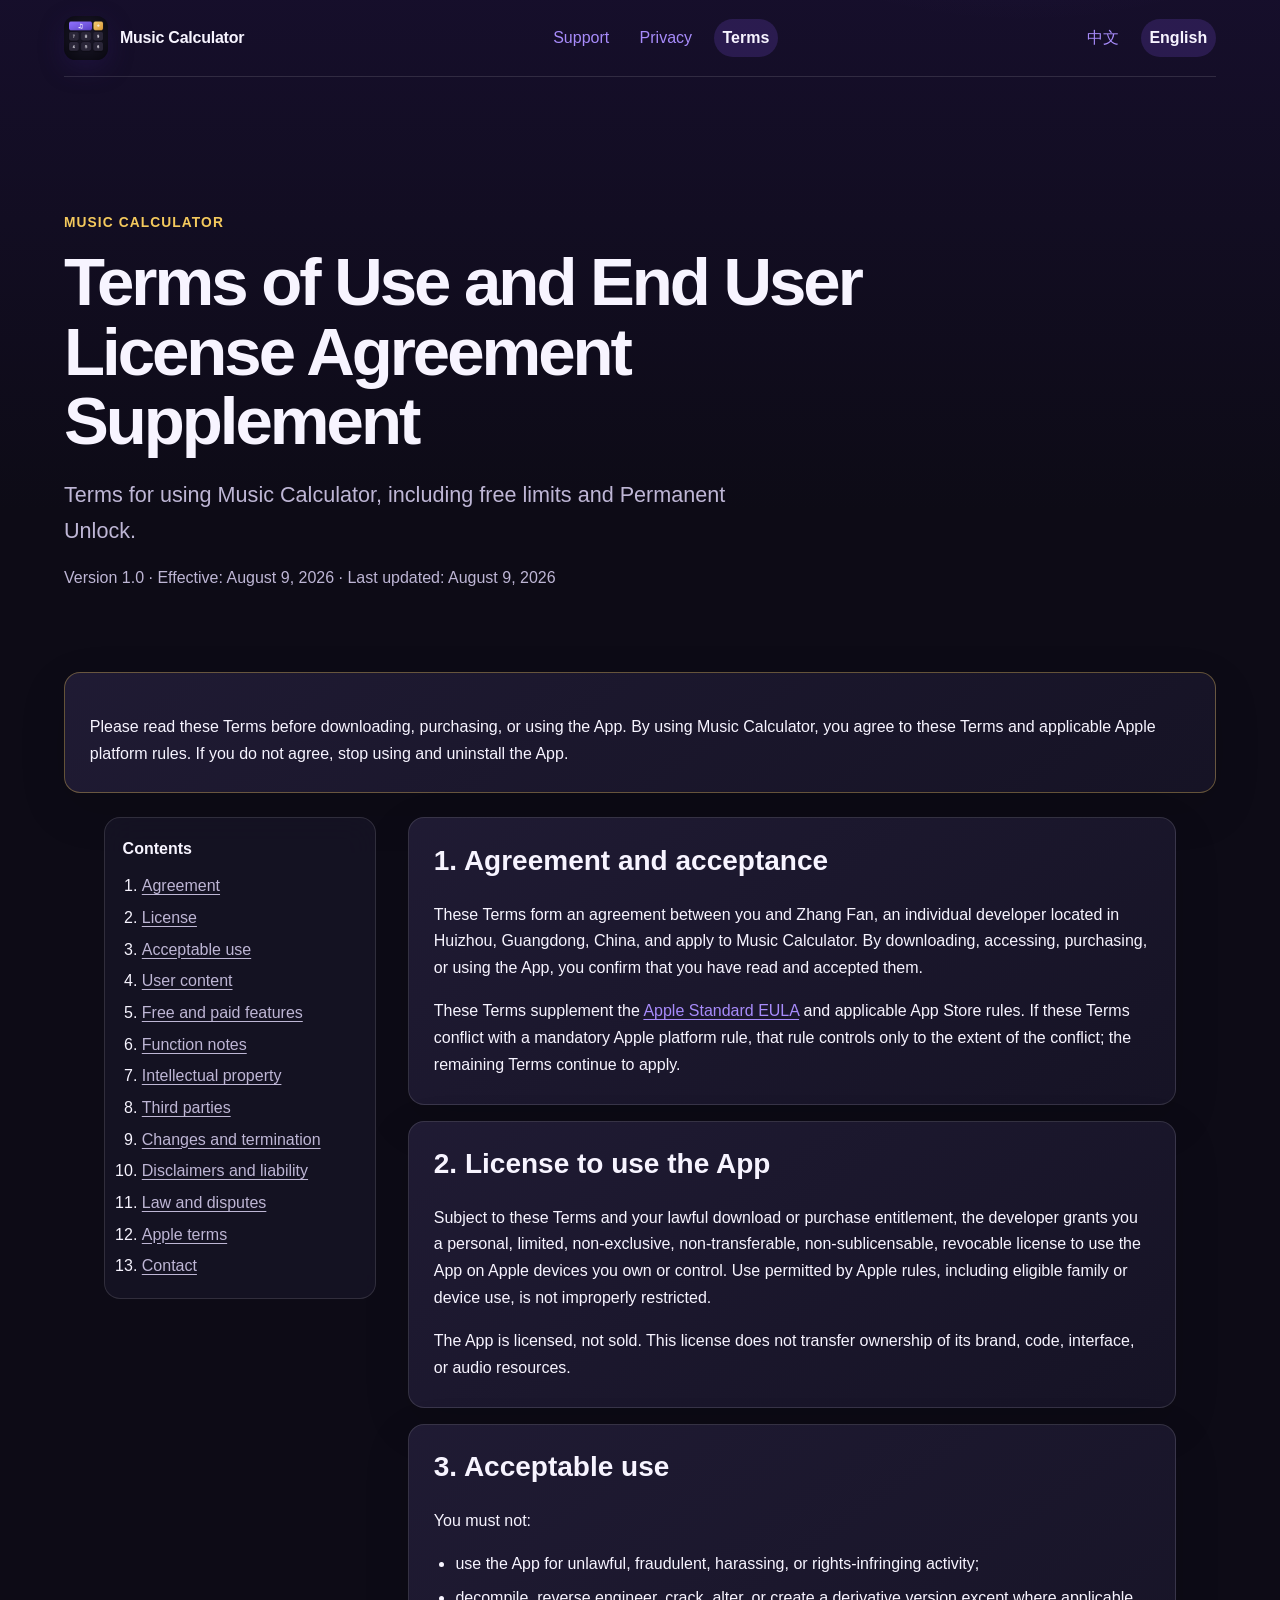
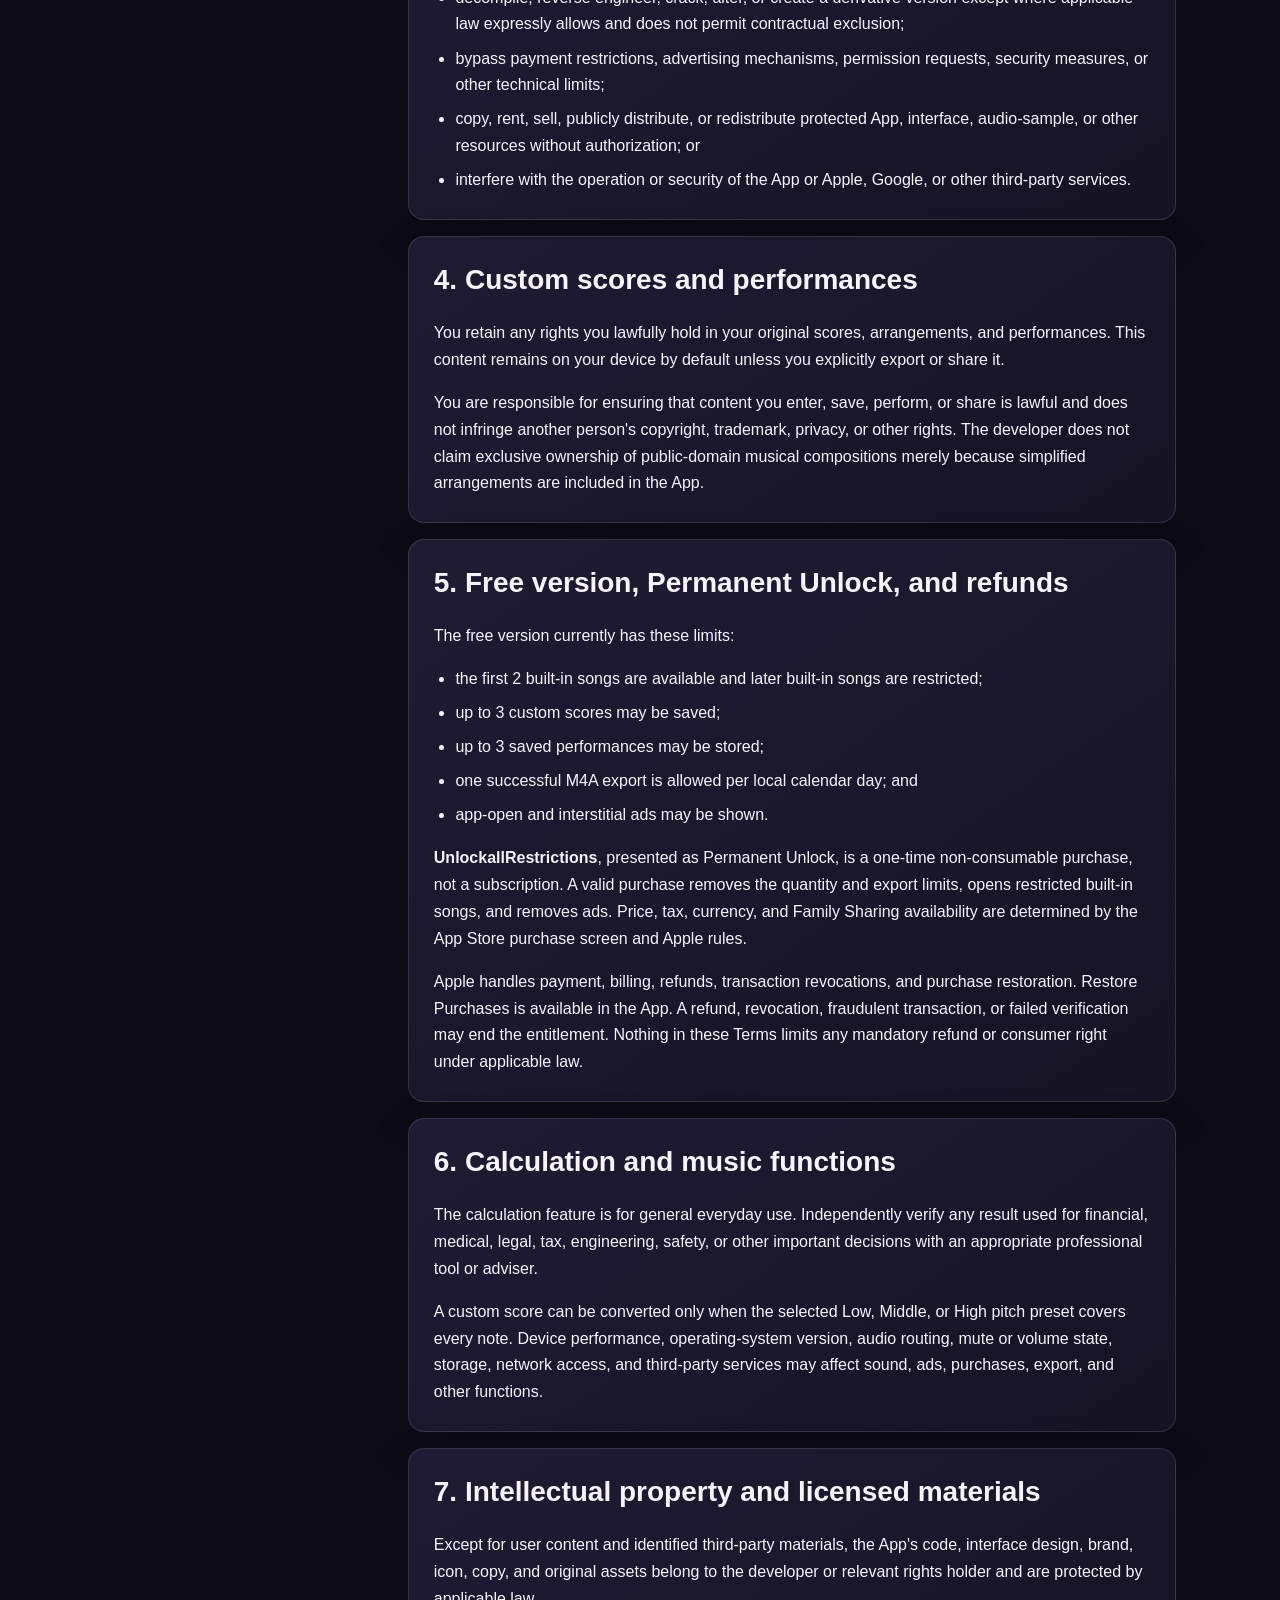
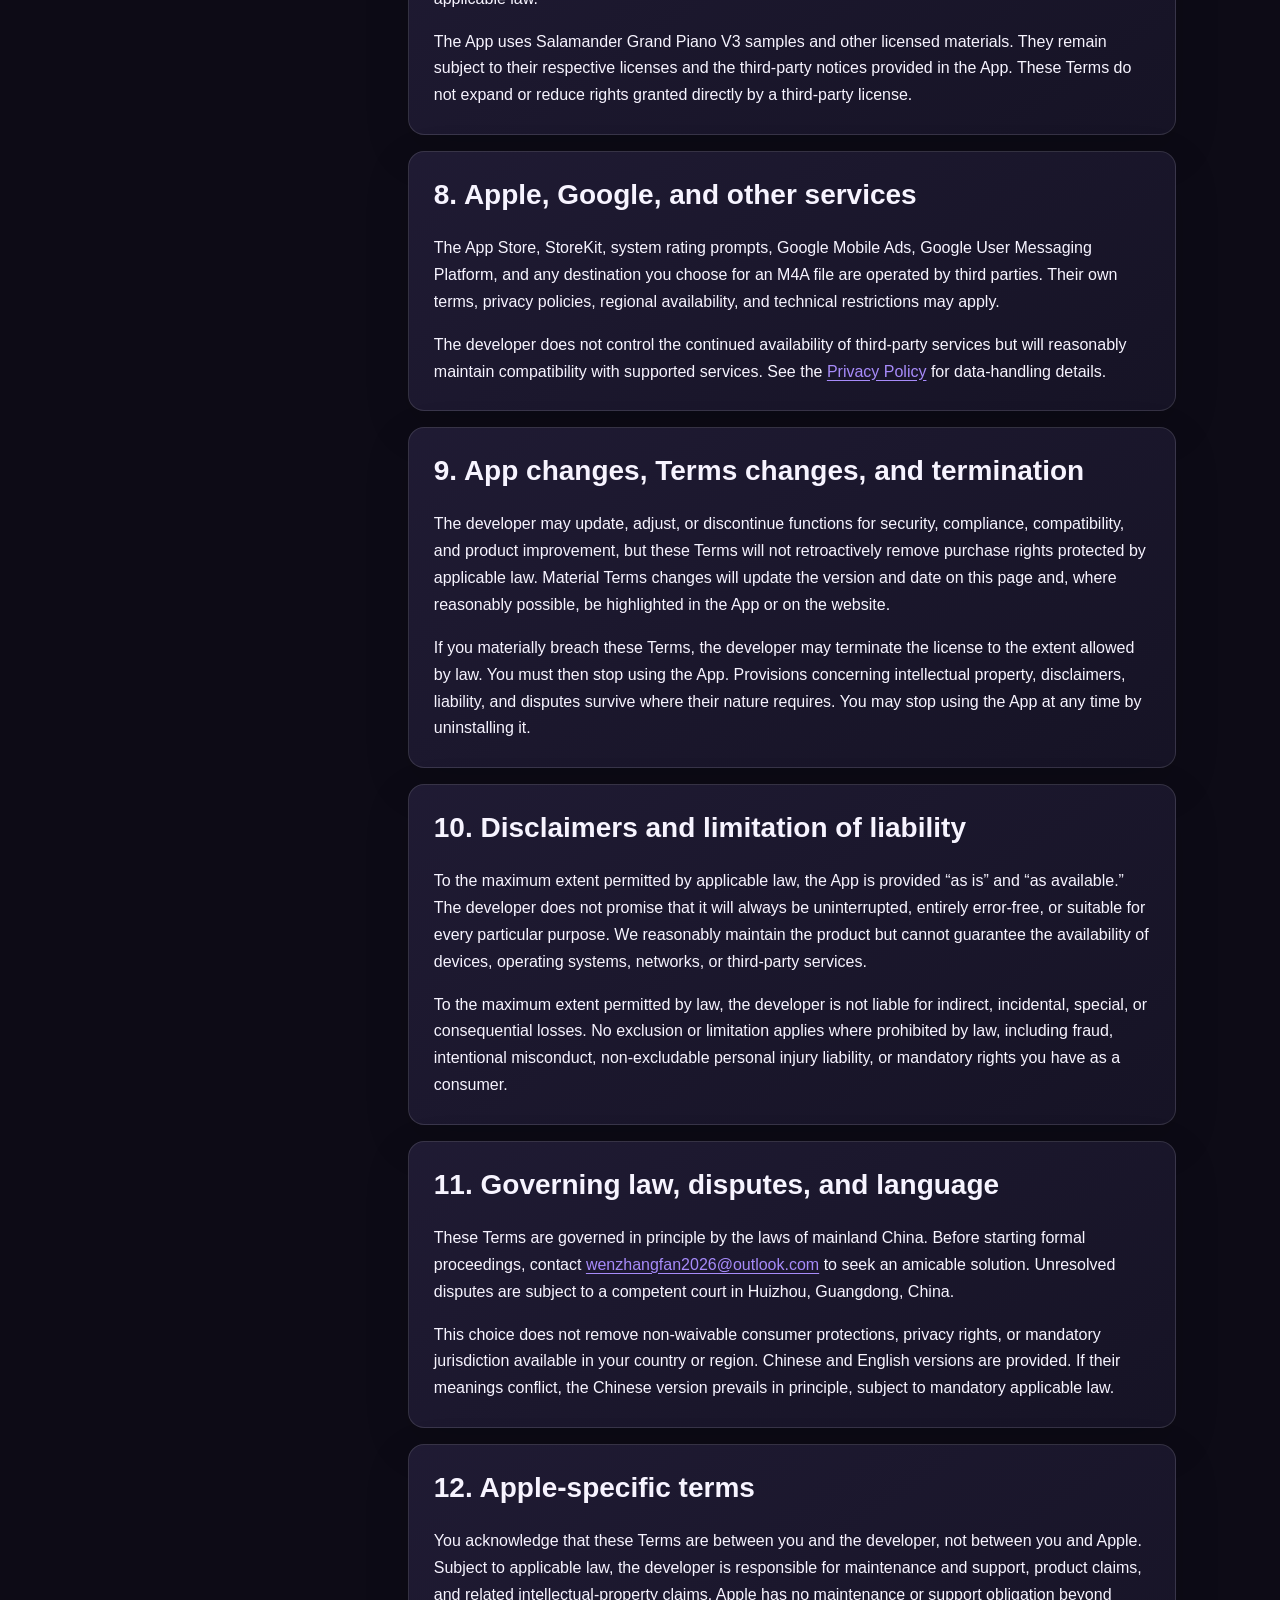
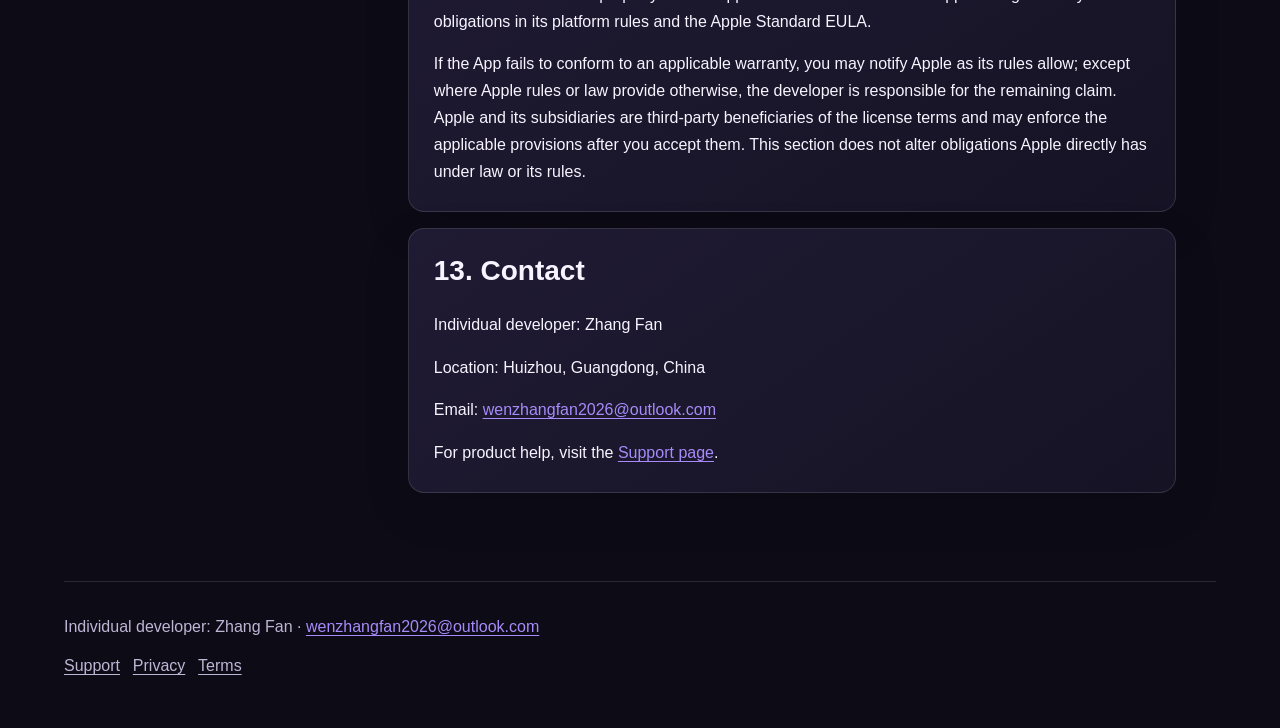
<file: en/terms/index.html>
<!doctype html>
<html lang="en">
<head>
  <meta charset="utf-8"><meta name="viewport" content="width=device-width, initial-scale=1">
  <meta name="description" content="Music Calculator terms of use and end user license agreement supplement."><meta name="theme-color" content="#0d0b16">
  <meta property="og:title" content="Music Calculator Terms of Use"><meta property="og:description" content="Review Music Calculator usage, purchase, and licensing terms."><meta property="og:type" content="website">
  <title>Terms of Use | Music Calculator</title><link rel="icon" href="../../assets/app-icon.png" type="image/png"><link rel="stylesheet" href="../../assets/styles.css">
</head>
<body>
  <a class="skip-link" href="#main-content">Skip to content</a>
  <header class="site-header"><a class="brand" href="../"><img src="../../assets/app-icon.png" width="1024" height="1024" alt=""><span>Music Calculator</span></a><nav class="nav" aria-label="Primary navigation"><a href="../support/">Support</a><a href="../privacy/">Privacy</a><a href="./" aria-current="page">Terms</a></nav><nav class="language-switch" aria-label="Language"><a href="../../zh/terms/" lang="zh-Hans">中文</a><span aria-current="true">English</span></nav></header>
  <main id="main-content">
    <header class="hero compact"><p class="eyebrow">Music Calculator</p><h1>Terms of Use and End User License Agreement Supplement</h1><p class="lead">Terms for using Music Calculator, including free limits and Permanent Unlock.</p><p class="legal-meta">Version 1.0 · Effective: August 9, 2026 · Last updated: August 9, 2026</p></header>
    <div class="notice"><p>Please read these Terms before downloading, purchasing, or using the App. By using Music Calculator, you agree to these Terms and applicable Apple platform rules. If you do not agree, stop using and uninstall the App.</p></div>
    <div class="policy-layout">
      <nav class="policy-toc" aria-label="Terms contents"><strong>Contents</strong><ol>
        <li><a href="#acceptance">Agreement</a></li><li><a href="#license">License</a></li><li><a href="#acceptable-use">Acceptable use</a></li><li><a href="#user-content">User content</a></li><li><a href="#free-paid">Free and paid features</a></li><li><a href="#calculation-music">Function notes</a></li><li><a href="#intellectual-property">Intellectual property</a></li><li><a href="#third-party-services">Third parties</a></li><li><a href="#changes-termination">Changes and termination</a></li><li><a href="#disclaimers-liability">Disclaimers and liability</a></li><li><a href="#governing-law">Law and disputes</a></li><li><a href="#apple-terms">Apple terms</a></li><li><a href="#contact">Contact</a></li>
      </ol></nav>
      <article>
        <section class="policy-section" id="acceptance"><h2>1. Agreement and acceptance</h2><p>These Terms form an agreement between you and Zhang Fan, an individual developer located in Huizhou, Guangdong, China, and apply to Music Calculator. By downloading, accessing, purchasing, or using the App, you confirm that you have read and accepted them.</p><p>These Terms supplement the <a href="https://www.apple.com/legal/internet-services/itunes/dev/stdeula/">Apple Standard EULA</a> and applicable App Store rules. If these Terms conflict with a mandatory Apple platform rule, that rule controls only to the extent of the conflict; the remaining Terms continue to apply.</p></section>

        <section class="policy-section" id="license"><h2>2. License to use the App</h2><p>Subject to these Terms and your lawful download or purchase entitlement, the developer grants you a personal, limited, non-exclusive, non-transferable, non-sublicensable, revocable license to use the App on Apple devices you own or control. Use permitted by Apple rules, including eligible family or device use, is not improperly restricted.</p><p>The App is licensed, not sold. This license does not transfer ownership of its brand, code, interface, or audio resources.</p></section>

        <section class="policy-section" id="acceptable-use"><h2>3. Acceptable use</h2><p>You must not:</p><ul><li>use the App for unlawful, fraudulent, harassing, or rights-infringing activity;</li><li>decompile, reverse engineer, crack, alter, or create a derivative version except where applicable law expressly allows and does not permit contractual exclusion;</li><li>bypass payment restrictions, advertising mechanisms, permission requests, security measures, or other technical limits;</li><li>copy, rent, sell, publicly distribute, or redistribute protected App, interface, audio-sample, or other resources without authorization; or</li><li>interfere with the operation or security of the App or Apple, Google, or other third-party services.</li></ul></section>

        <section class="policy-section" id="user-content"><h2>4. Custom scores and performances</h2><p>You retain any rights you lawfully hold in your original scores, arrangements, and performances. This content remains on your device by default unless you explicitly export or share it.</p><p>You are responsible for ensuring that content you enter, save, perform, or share is lawful and does not infringe another person's copyright, trademark, privacy, or other rights. The developer does not claim exclusive ownership of public-domain musical compositions merely because simplified arrangements are included in the App.</p></section>

        <section class="policy-section" id="free-paid"><h2>5. Free version, Permanent Unlock, and refunds</h2><p>The free version currently has these limits:</p><ul><li>the first 2 built-in songs are available and later built-in songs are restricted;</li><li>up to 3 custom scores may be saved;</li><li>up to 3 saved performances may be stored;</li><li>one successful M4A export is allowed per local calendar day; and</li><li>app-open and interstitial ads may be shown.</li></ul><p><strong>UnlockallRestrictions</strong>, presented as Permanent Unlock, is a one-time non-consumable purchase, not a subscription. A valid purchase removes the quantity and export limits, opens restricted built-in songs, and removes ads. Price, tax, currency, and Family Sharing availability are determined by the App Store purchase screen and Apple rules.</p><p>Apple handles payment, billing, refunds, transaction revocations, and purchase restoration. Restore Purchases is available in the App. A refund, revocation, fraudulent transaction, or failed verification may end the entitlement. Nothing in these Terms limits any mandatory refund or consumer right under applicable law.</p></section>

        <section class="policy-section" id="calculation-music"><h2>6. Calculation and music functions</h2><p>The calculation feature is for general everyday use. Independently verify any result used for financial, medical, legal, tax, engineering, safety, or other important decisions with an appropriate professional tool or adviser.</p><p>A custom score can be converted only when the selected Low, Middle, or High pitch preset covers every note. Device performance, operating-system version, audio routing, mute or volume state, storage, network access, and third-party services may affect sound, ads, purchases, export, and other functions.</p></section>

        <section class="policy-section" id="intellectual-property"><h2>7. Intellectual property and licensed materials</h2><p>Except for user content and identified third-party materials, the App's code, interface design, brand, icon, copy, and original assets belong to the developer or relevant rights holder and are protected by applicable law.</p><p>The App uses Salamander Grand Piano V3 samples and other licensed materials. They remain subject to their respective licenses and the third-party notices provided in the App. These Terms do not expand or reduce rights granted directly by a third-party license.</p></section>

        <section class="policy-section" id="third-party-services"><h2>8. Apple, Google, and other services</h2><p>The App Store, StoreKit, system rating prompts, Google Mobile Ads, Google User Messaging Platform, and any destination you choose for an M4A file are operated by third parties. Their own terms, privacy policies, regional availability, and technical restrictions may apply.</p><p>The developer does not control the continued availability of third-party services but will reasonably maintain compatibility with supported services. See the <a href="../privacy/">Privacy Policy</a> for data-handling details.</p></section>

        <section class="policy-section" id="changes-termination"><h2>9. App changes, Terms changes, and termination</h2><p>The developer may update, adjust, or discontinue functions for security, compliance, compatibility, and product improvement, but these Terms will not retroactively remove purchase rights protected by applicable law. Material Terms changes will update the version and date on this page and, where reasonably possible, be highlighted in the App or on the website.</p><p>If you materially breach these Terms, the developer may terminate the license to the extent allowed by law. You must then stop using the App. Provisions concerning intellectual property, disclaimers, liability, and disputes survive where their nature requires. You may stop using the App at any time by uninstalling it.</p></section>

        <section class="policy-section" id="disclaimers-liability"><h2>10. Disclaimers and limitation of liability</h2><p>To the maximum extent permitted by applicable law, the App is provided “as is” and “as available.” The developer does not promise that it will always be uninterrupted, entirely error-free, or suitable for every particular purpose. We reasonably maintain the product but cannot guarantee the availability of devices, operating systems, networks, or third-party services.</p><p>To the maximum extent permitted by law, the developer is not liable for indirect, incidental, special, or consequential losses. No exclusion or limitation applies where prohibited by law, including fraud, intentional misconduct, non-excludable personal injury liability, or mandatory rights you have as a consumer.</p></section>

        <section class="policy-section" id="governing-law"><h2>11. Governing law, disputes, and language</h2><p>These Terms are governed in principle by the laws of mainland China. Before starting formal proceedings, contact <a href="mailto:wenzhangfan2026@outlook.com">wenzhangfan2026@outlook.com</a> to seek an amicable solution. Unresolved disputes are subject to a competent court in Huizhou, Guangdong, China.</p><p>This choice does not remove non-waivable consumer protections, privacy rights, or mandatory jurisdiction available in your country or region. Chinese and English versions are provided. If their meanings conflict, the Chinese version prevails in principle, subject to mandatory applicable law.</p></section>

        <section class="policy-section" id="apple-terms"><h2>12. Apple-specific terms</h2><p>You acknowledge that these Terms are between you and the developer, not between you and Apple. Subject to applicable law, the developer is responsible for maintenance and support, product claims, and related intellectual-property claims. Apple has no maintenance or support obligation beyond obligations in its platform rules and the Apple Standard EULA.</p><p>If the App fails to conform to an applicable warranty, you may notify Apple as its rules allow; except where Apple rules or law provide otherwise, the developer is responsible for the remaining claim. Apple and its subsidiaries are third-party beneficiaries of the license terms and may enforce the applicable provisions after you accept them. This section does not alter obligations Apple directly has under law or its rules.</p></section>

        <section class="policy-section" id="contact"><h2>13. Contact</h2><p>Individual developer: Zhang Fan</p><p>Location: Huizhou, Guangdong, China</p><p>Email: <a href="mailto:wenzhangfan2026@outlook.com?subject=Music%20Calculator%20Terms">wenzhangfan2026@outlook.com</a></p><p>For product help, visit the <a href="../support/">Support page</a>.</p></section>
      </article>
    </div>
  </main>
  <footer class="site-footer"><p>Individual developer: Zhang Fan · <a href="mailto:wenzhangfan2026@outlook.com">wenzhangfan2026@outlook.com</a></p><nav class="footer-links" aria-label="Footer navigation"><a href="../support/">Support</a><a href="../privacy/">Privacy</a><a href="./">Terms</a></nav></footer><script src="../../assets/site.js" defer></script>
</body>
</html>
</file>
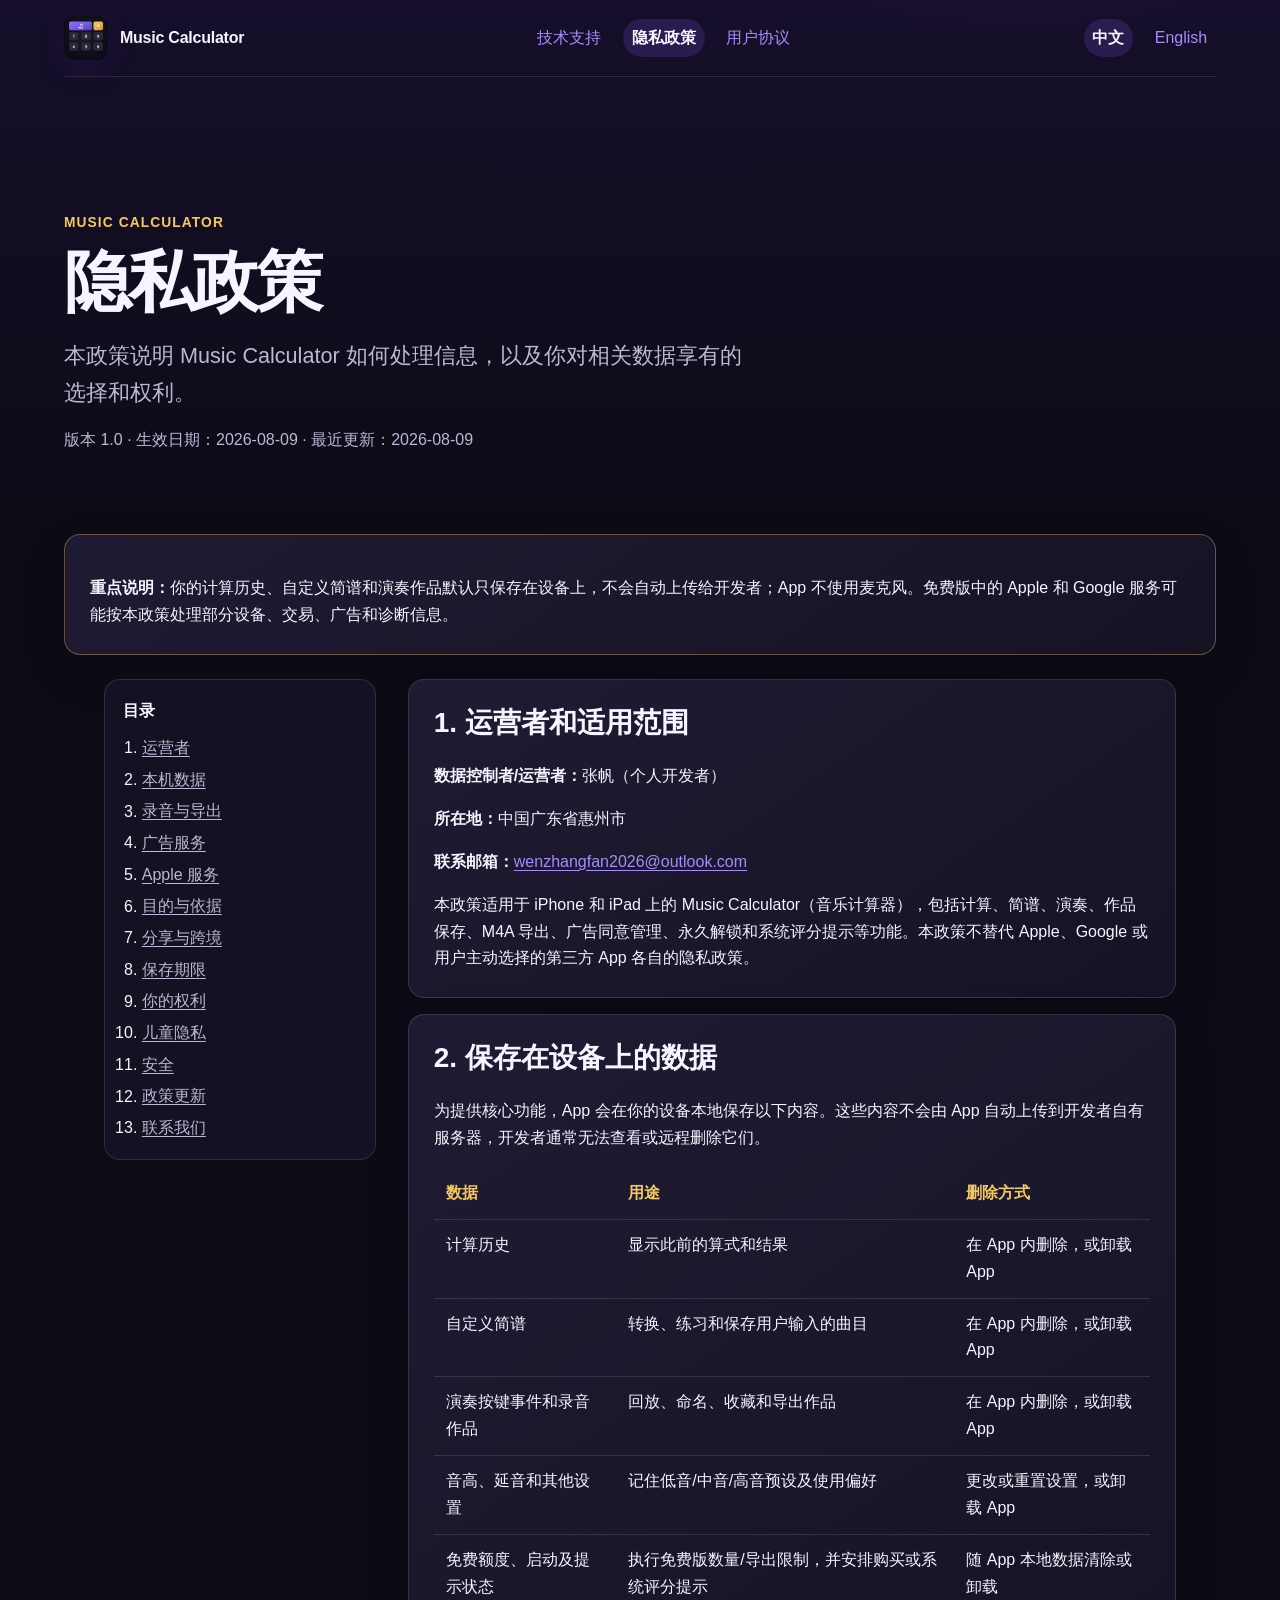
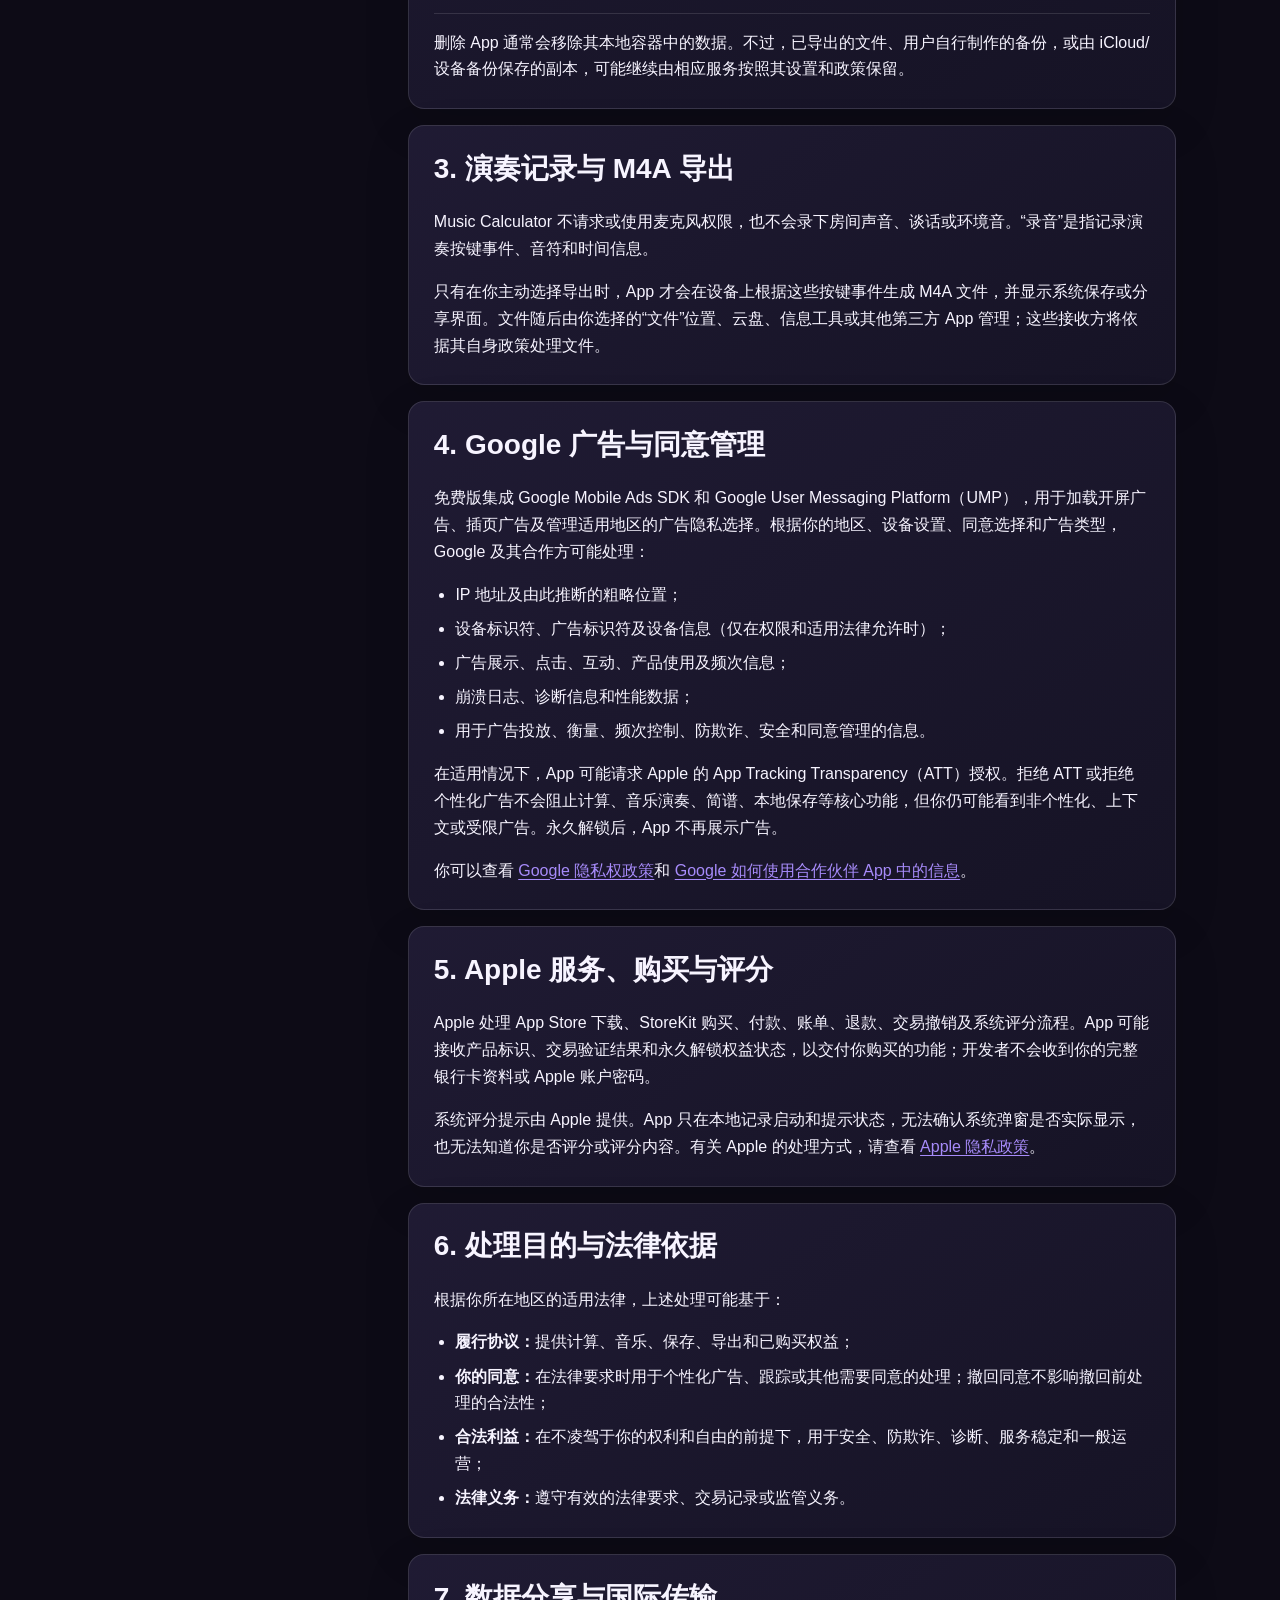
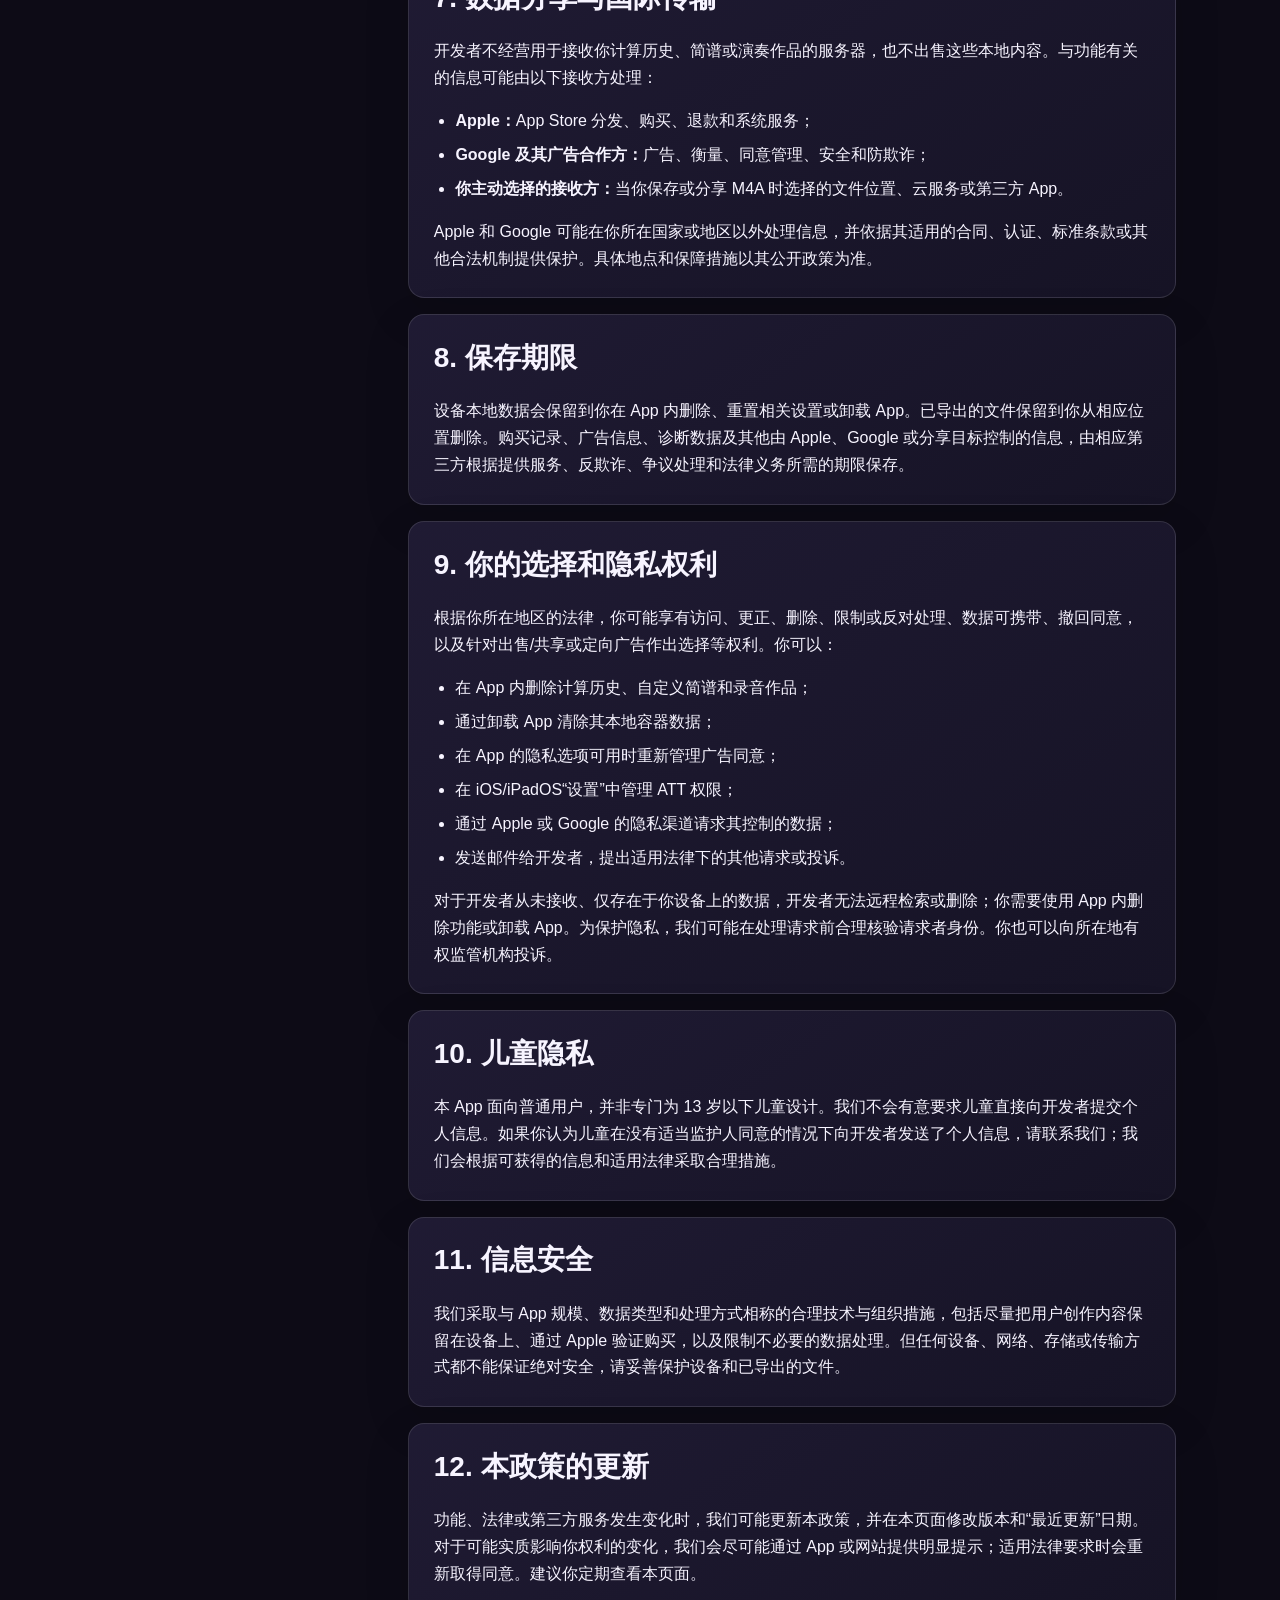
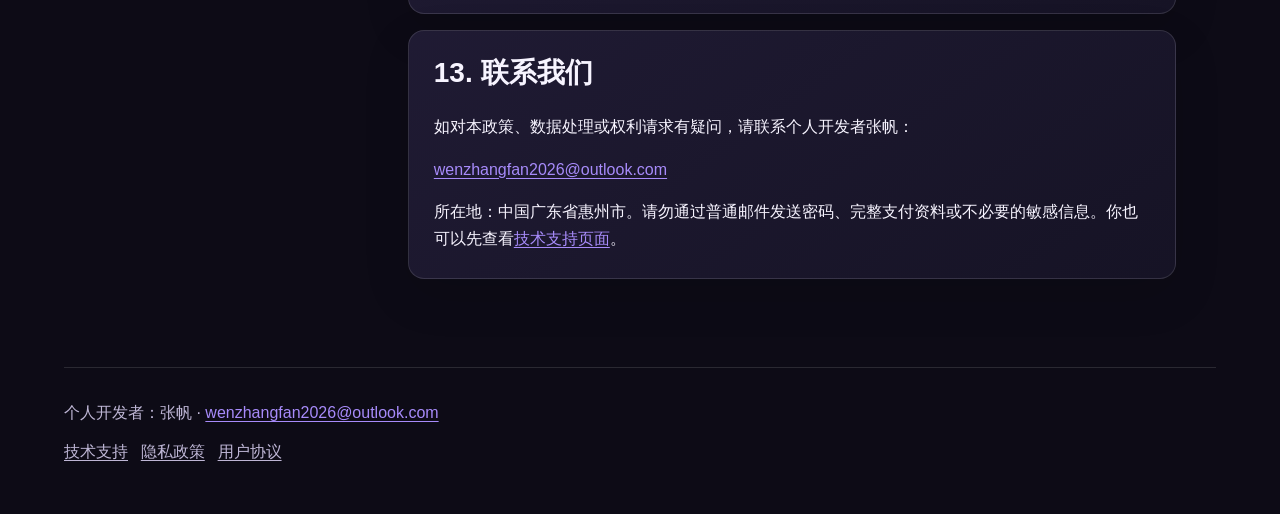
<file: zh/privacy/index.html>
<!doctype html>
<html lang="zh-Hans">
<head>
  <meta charset="utf-8"><meta name="viewport" content="width=device-width, initial-scale=1">
  <meta name="description" content="了解音乐计算器如何处理本机内容，以及 Apple 和 Google 服务可能处理的数据。"><meta name="theme-color" content="#0d0b16">
  <meta property="og:title" content="音乐计算器隐私政策"><meta property="og:description" content="了解音乐计算器如何在设备上保存内容，以及 Apple 和 Google 服务可能处理的数据。"><meta property="og:type" content="website">
  <title>隐私政策 | 音乐计算器</title><link rel="icon" href="../../assets/app-icon.png" type="image/png"><link rel="stylesheet" href="../../assets/styles.css">
</head>
<body>
  <a class="skip-link" href="#main-content">跳到正文</a>
  <header class="site-header"><a class="brand" href="../"><img src="../../assets/app-icon.png" width="1024" height="1024" alt=""><span>Music Calculator</span></a><nav class="nav" aria-label="主导航"><a href="../support/">技术支持</a><a href="./" aria-current="page">隐私政策</a><a href="../terms/">用户协议</a></nav><nav class="language-switch" aria-label="语言"><span aria-current="true">中文</span><a href="../../en/privacy/" lang="en">English</a></nav></header>
  <main id="main-content">
    <header class="hero compact"><p class="eyebrow">Music Calculator</p><h1>隐私政策</h1><p class="lead">本政策说明 Music Calculator 如何处理信息，以及你对相关数据享有的选择和权利。</p><p class="legal-meta">版本 1.0 · 生效日期：2026-08-09 · 最近更新：2026-08-09</p></header>
    <div class="notice"><p><strong>重点说明：</strong>你的计算历史、自定义简谱和演奏作品默认只保存在设备上，不会自动上传给开发者；App 不使用麦克风。免费版中的 Apple 和 Google 服务可能按本政策处理部分设备、交易、广告和诊断信息。</p></div>
    <div class="policy-layout">
      <nav class="policy-toc" aria-label="隐私政策目录"><strong>目录</strong><ol>
        <li><a href="#operator">运营者</a></li><li><a href="#local-data">本机数据</a></li><li><a href="#recording-export">录音与导出</a></li><li><a href="#advertising">广告服务</a></li><li><a href="#apple-services">Apple 服务</a></li><li><a href="#purposes-bases">目的与依据</a></li><li><a href="#sharing-transfers">分享与跨境</a></li><li><a href="#retention">保存期限</a></li><li><a href="#rights">你的权利</a></li><li><a href="#children">儿童隐私</a></li><li><a href="#security">安全</a></li><li><a href="#changes">政策更新</a></li><li><a href="#contact">联系我们</a></li>
      </ol></nav>
      <article>
        <section class="policy-section" id="operator"><h2>1. 运营者和适用范围</h2><p><strong>数据控制者/运营者：</strong>张帆（个人开发者）</p><p><strong>所在地：</strong>中国广东省惠州市</p><p><strong>联系邮箱：</strong><a href="mailto:wenzhangfan2026@outlook.com">wenzhangfan2026@outlook.com</a></p><p>本政策适用于 iPhone 和 iPad 上的 Music Calculator（音乐计算器），包括计算、简谱、演奏、作品保存、M4A 导出、广告同意管理、永久解锁和系统评分提示等功能。本政策不替代 Apple、Google 或用户主动选择的第三方 App 各自的隐私政策。</p></section>

        <section class="policy-section" id="local-data"><h2>2. 保存在设备上的数据</h2><p>为提供核心功能，App 会在你的设备本地保存以下内容。这些内容不会由 App 自动上传到开发者自有服务器，开发者通常无法查看或远程删除它们。</p><div class="data-table-wrap"><table><thead><tr><th scope="col">数据</th><th scope="col">用途</th><th scope="col">删除方式</th></tr></thead><tbody>
          <tr><td>计算历史</td><td>显示此前的算式和结果</td><td>在 App 内删除，或卸载 App</td></tr>
          <tr><td>自定义简谱</td><td>转换、练习和保存用户输入的曲目</td><td>在 App 内删除，或卸载 App</td></tr>
          <tr><td>演奏按键事件和录音作品</td><td>回放、命名、收藏和导出作品</td><td>在 App 内删除，或卸载 App</td></tr>
          <tr><td>音高、延音和其他设置</td><td>记住低音/中音/高音预设及使用偏好</td><td>更改或重置设置，或卸载 App</td></tr>
          <tr><td>免费额度、启动及提示状态</td><td>执行免费版数量/导出限制，并安排购买或系统评分提示</td><td>随 App 本地数据清除或卸载</td></tr>
        </tbody></table></div><p>删除 App 通常会移除其本地容器中的数据。不过，已导出的文件、用户自行制作的备份，或由 iCloud/设备备份保存的副本，可能继续由相应服务按照其设置和政策保留。</p></section>

        <section class="policy-section" id="recording-export"><h2>3. 演奏记录与 M4A 导出</h2><p>Music Calculator 不请求或使用麦克风权限，也不会录下房间声音、谈话或环境音。“录音”是指记录演奏按键事件、音符和时间信息。</p><p>只有在你主动选择导出时，App 才会在设备上根据这些按键事件生成 M4A 文件，并显示系统保存或分享界面。文件随后由你选择的“文件”位置、云盘、信息工具或其他第三方 App 管理；这些接收方将依据其自身政策处理文件。</p></section>

        <section class="policy-section" id="advertising"><h2>4. Google 广告与同意管理</h2><p>免费版集成 Google Mobile Ads SDK 和 Google User Messaging Platform（UMP），用于加载开屏广告、插页广告及管理适用地区的广告隐私选择。根据你的地区、设备设置、同意选择和广告类型，Google 及其合作方可能处理：</p><ul><li>IP 地址及由此推断的粗略位置；</li><li>设备标识符、广告标识符及设备信息（仅在权限和适用法律允许时）；</li><li>广告展示、点击、互动、产品使用及频次信息；</li><li>崩溃日志、诊断信息和性能数据；</li><li>用于广告投放、衡量、频次控制、防欺诈、安全和同意管理的信息。</li></ul><p>在适用情况下，App 可能请求 Apple 的 App Tracking Transparency（ATT）授权。拒绝 ATT 或拒绝个性化广告不会阻止计算、音乐演奏、简谱、本地保存等核心功能，但你仍可能看到非个性化、上下文或受限广告。永久解锁后，App 不再展示广告。</p><p>你可以查看 <a href="https://policies.google.com/privacy">Google 隐私权政策</a>和 <a href="https://policies.google.com/technologies/partner-sites">Google 如何使用合作伙伴 App 中的信息</a>。</p></section>

        <section class="policy-section" id="apple-services"><h2>5. Apple 服务、购买与评分</h2><p>Apple 处理 App Store 下载、StoreKit 购买、付款、账单、退款、交易撤销及系统评分流程。App 可能接收产品标识、交易验证结果和永久解锁权益状态，以交付你购买的功能；开发者不会收到你的完整银行卡资料或 Apple 账户密码。</p><p>系统评分提示由 Apple 提供。App 只在本地记录启动和提示状态，无法确认系统弹窗是否实际显示，也无法知道你是否评分或评分内容。有关 Apple 的处理方式，请查看 <a href="https://www.apple.com/legal/privacy/">Apple 隐私政策</a>。</p></section>

        <section class="policy-section" id="purposes-bases"><h2>6. 处理目的与法律依据</h2><p>根据你所在地区的适用法律，上述处理可能基于：</p><ul><li><strong>履行协议：</strong>提供计算、音乐、保存、导出和已购买权益；</li><li><strong>你的同意：</strong>在法律要求时用于个性化广告、跟踪或其他需要同意的处理；撤回同意不影响撤回前处理的合法性；</li><li><strong>合法利益：</strong>在不凌驾于你的权利和自由的前提下，用于安全、防欺诈、诊断、服务稳定和一般运营；</li><li><strong>法律义务：</strong>遵守有效的法律要求、交易记录或监管义务。</li></ul></section>

        <section class="policy-section" id="sharing-transfers"><h2>7. 数据分享与国际传输</h2><p>开发者不经营用于接收你计算历史、简谱或演奏作品的服务器，也不出售这些本地内容。与功能有关的信息可能由以下接收方处理：</p><ul><li><strong>Apple：</strong>App Store 分发、购买、退款和系统服务；</li><li><strong>Google 及其广告合作方：</strong>广告、衡量、同意管理、安全和防欺诈；</li><li><strong>你主动选择的接收方：</strong>当你保存或分享 M4A 时选择的文件位置、云服务或第三方 App。</li></ul><p>Apple 和 Google 可能在你所在国家或地区以外处理信息，并依据其适用的合同、认证、标准条款或其他合法机制提供保护。具体地点和保障措施以其公开政策为准。</p></section>

        <section class="policy-section" id="retention"><h2>8. 保存期限</h2><p>设备本地数据会保留到你在 App 内删除、重置相关设置或卸载 App。已导出的文件保留到你从相应位置删除。购买记录、广告信息、诊断数据及其他由 Apple、Google 或分享目标控制的信息，由相应第三方根据提供服务、反欺诈、争议处理和法律义务所需的期限保存。</p></section>

        <section class="policy-section" id="rights"><h2>9. 你的选择和隐私权利</h2><p>根据你所在地区的法律，你可能享有访问、更正、删除、限制或反对处理、数据可携带、撤回同意，以及针对出售/共享或定向广告作出选择等权利。你可以：</p><ul><li>在 App 内删除计算历史、自定义简谱和录音作品；</li><li>通过卸载 App 清除其本地容器数据；</li><li>在 App 的隐私选项可用时重新管理广告同意；</li><li>在 iOS/iPadOS“设置”中管理 ATT 权限；</li><li>通过 Apple 或 Google 的隐私渠道请求其控制的数据；</li><li>发送邮件给开发者，提出适用法律下的其他请求或投诉。</li></ul><p>对于开发者从未接收、仅存在于你设备上的数据，开发者无法远程检索或删除；你需要使用 App 内删除功能或卸载 App。为保护隐私，我们可能在处理请求前合理核验请求者身份。你也可以向所在地有权监管机构投诉。</p></section>

        <section class="policy-section" id="children"><h2>10. 儿童隐私</h2><p>本 App 面向普通用户，并非专门为 13 岁以下儿童设计。我们不会有意要求儿童直接向开发者提交个人信息。如果你认为儿童在没有适当监护人同意的情况下向开发者发送了个人信息，请联系我们；我们会根据可获得的信息和适用法律采取合理措施。</p></section>

        <section class="policy-section" id="security"><h2>11. 信息安全</h2><p>我们采取与 App 规模、数据类型和处理方式相称的合理技术与组织措施，包括尽量把用户创作内容保留在设备上、通过 Apple 验证购买，以及限制不必要的数据处理。但任何设备、网络、存储或传输方式都不能保证绝对安全，请妥善保护设备和已导出的文件。</p></section>

        <section class="policy-section" id="changes"><h2>12. 本政策的更新</h2><p>功能、法律或第三方服务发生变化时，我们可能更新本政策，并在本页面修改版本和“最近更新”日期。对于可能实质影响你权利的变化，我们会尽可能通过 App 或网站提供明显提示；适用法律要求时会重新取得同意。建议你定期查看本页面。</p></section>

        <section class="policy-section" id="contact"><h2>13. 联系我们</h2><p>如对本政策、数据处理或权利请求有疑问，请联系个人开发者张帆：</p><p><a href="mailto:wenzhangfan2026@outlook.com?subject=Music%20Calculator%20%E9%9A%90%E7%A7%81%E9%97%AE%E9%A2%98">wenzhangfan2026@outlook.com</a></p><p>所在地：中国广东省惠州市。请勿通过普通邮件发送密码、完整支付资料或不必要的敏感信息。你也可以先查看<a href="../support/">技术支持页面</a>。</p></section>
      </article>
    </div>
  </main>
  <footer class="site-footer"><p>个人开发者：张帆 · <a href="mailto:wenzhangfan2026@outlook.com">wenzhangfan2026@outlook.com</a></p><nav class="footer-links" aria-label="页脚导航"><a href="../support/">技术支持</a><a href="./">隐私政策</a><a href="../terms/">用户协议</a></nav></footer><script src="../../assets/site.js" defer></script>
</body>
</html>
</file>
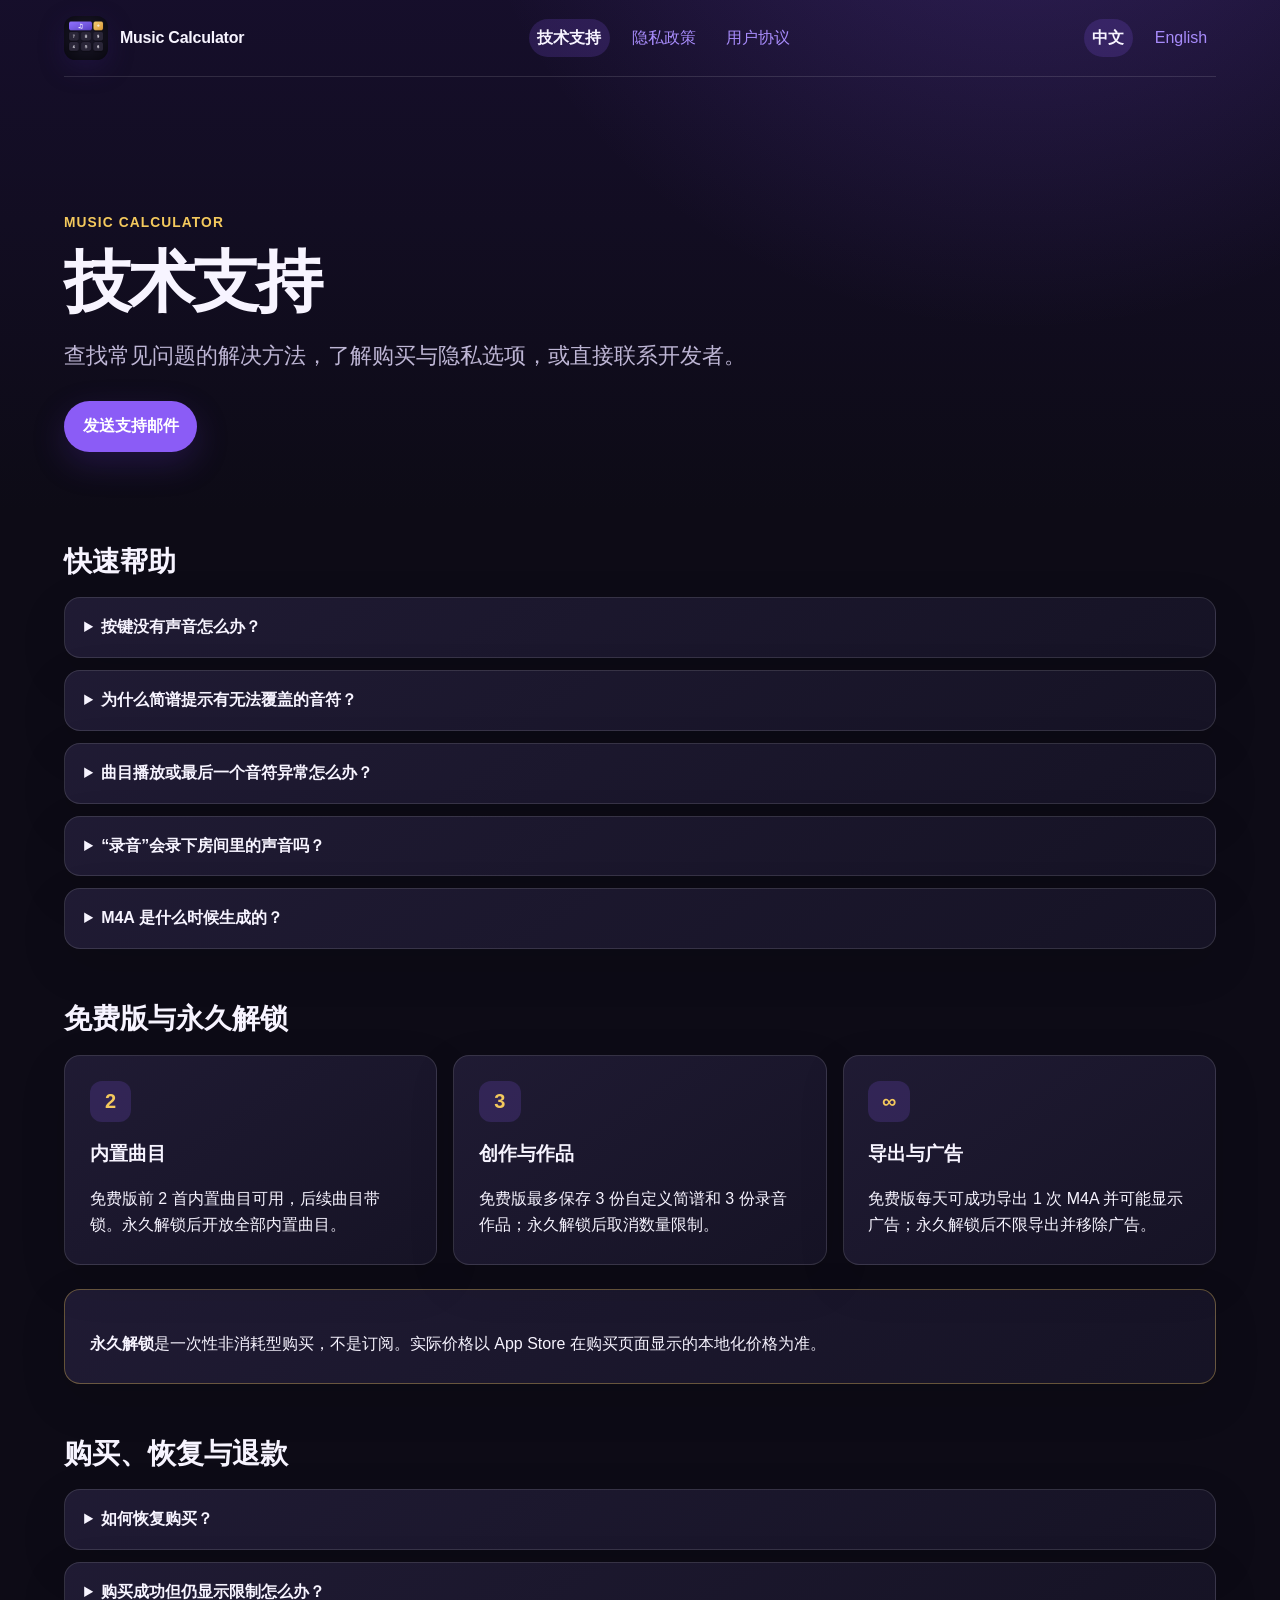
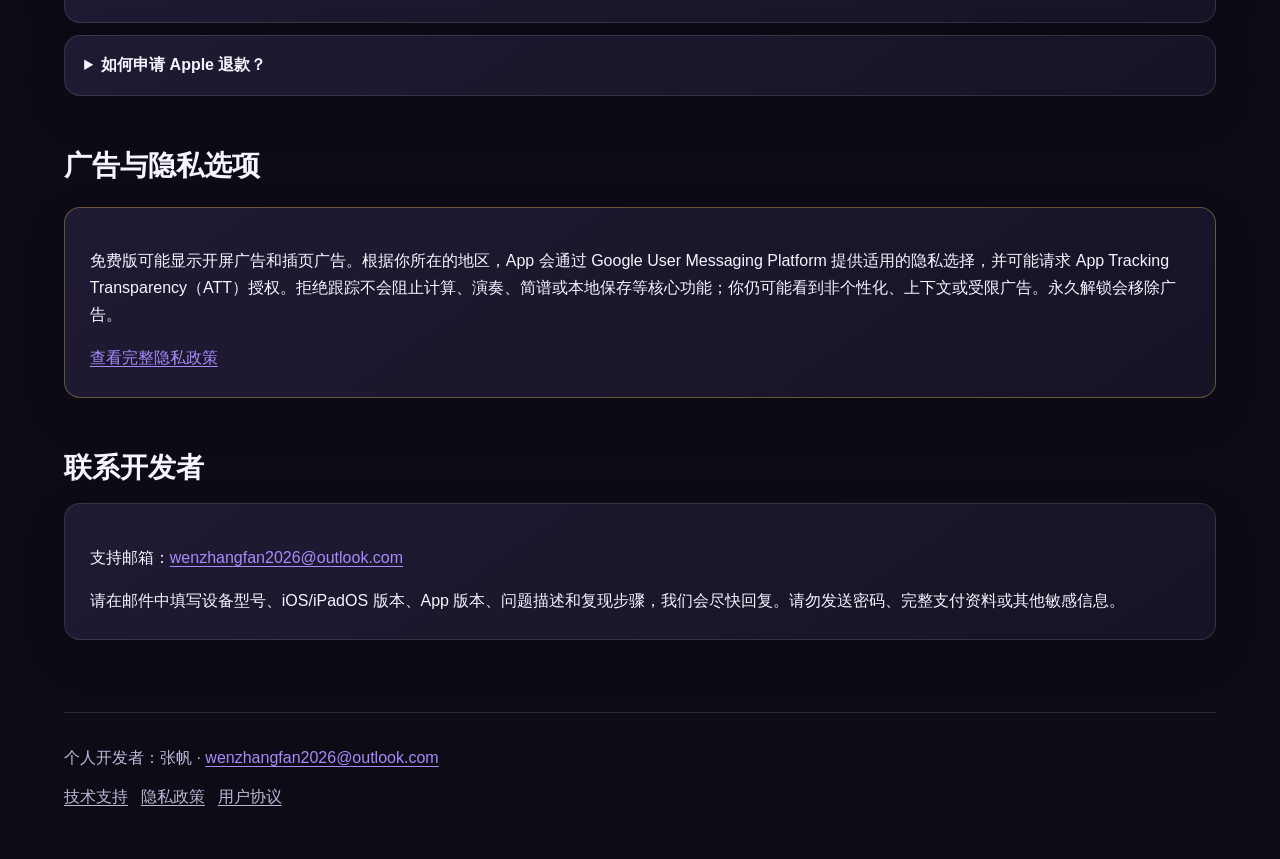
<file: zh/support/index.html>
<!doctype html>
<html lang="zh-Hans">
<head>
  <meta charset="utf-8"><meta name="viewport" content="width=device-width, initial-scale=1">
  <meta name="description" content="音乐计算器使用帮助、购买支持和联系方式。"><meta name="theme-color" content="#0d0b16">
  <meta property="og:title" content="音乐计算器技术支持"><meta property="og:description" content="查看音乐计算器常见问题、购买帮助和联系方法。"><meta property="og:type" content="website">
  <title>技术支持 | 音乐计算器</title><link rel="icon" href="../../assets/app-icon.png" type="image/png"><link rel="stylesheet" href="../../assets/styles.css">
</head>
<body>
  <a class="skip-link" href="#main-content">跳到正文</a>
  <header class="site-header"><a class="brand" href="../"><img src="../../assets/app-icon.png" width="1024" height="1024" alt=""><span>Music Calculator</span></a><nav class="nav" aria-label="主导航"><a href="./" aria-current="page">技术支持</a><a href="../privacy/">隐私政策</a><a href="../terms/">用户协议</a></nav><nav class="language-switch" aria-label="语言"><span aria-current="true">中文</span><a href="../../en/support/" lang="en">English</a></nav></header>
  <main id="main-content">
    <header class="hero compact"><p class="eyebrow">Music Calculator</p><h1>技术支持</h1><p class="lead">查找常见问题的解决方法，了解购买与隐私选项，或直接联系开发者。</p><div class="actions"><a class="button" href="mailto:wenzhangfan2026@outlook.com?subject=Music%20Calculator%20%E6%8A%80%E6%9C%AF%E6%94%AF%E6%8C%81">发送支持邮件</a></div></header>

    <section class="support-section" aria-labelledby="quick-help-title">
      <h2 class="section-heading" id="quick-help-title">快速帮助</h2>
      <div class="faq-list">
        <details><summary>按键没有声音怎么办？</summary><div class="details-body"><p>请先调高 iPhone 或 iPad 的媒体音量，并检查声音是否输出到蓝牙耳机、扬声器或其他设备。回到 App 后再次按下计算器按键；必要时断开外接音频设备并重启 App。</p></div></details>
        <details><summary>为什么简谱提示有无法覆盖的音符？</summary><div class="details-body"><p>音乐计算器只提供低音、中音、高音三套按键音高预设。如果自定义简谱中的一个或多个音符超出当前预设可覆盖范围，App 会提示错误。请切换音高预设，或简化超出范围的音符后重试。</p></div></details>
        <details><summary>曲目播放或最后一个音符异常怎么办？</summary><div class="details-body"><p>请退出当前曲目后重新进入并再次播放。如果问题持续出现，请在邮件中写明曲目名称、操作步骤、设备型号、系统版本和 App 版本，帮助我们复现问题。</p></div></details>
        <details><summary>“录音”会录下房间里的声音吗？</summary><div class="details-body"><p>不会。Music Calculator 只记录演奏按键事件和时间信息，不使用麦克风，也不会录下谈话或环境声音。只有在演奏模式中由你选择是否开始记录。</p></div></details>
        <details><summary>M4A 是什么时候生成的？</summary><div class="details-body"><p>只有当你主动选择导出作品时，App 才会根据演奏按键事件在设备上生成 M4A。免费版每天 1 次成功导出；永久解锁后取消这一限制。导出后的文件由你选择的“文件”位置或分享目标管理。</p></div></details>
      </div>
    </section>

    <section class="support-section" aria-labelledby="free-title">
      <h2 class="section-heading" id="free-title">免费版与永久解锁</h2>
      <div class="card-grid">
        <article class="card"><span class="card-icon" aria-hidden="true">2</span><h3>内置曲目</h3><p>免费版前 2 首内置曲目可用，后续曲目带锁。永久解锁后开放全部内置曲目。</p></article>
        <article class="card"><span class="card-icon" aria-hidden="true">3</span><h3>创作与作品</h3><p>免费版最多保存 3 份自定义简谱和 3 份录音作品；永久解锁后取消数量限制。</p></article>
        <article class="card"><span class="card-icon" aria-hidden="true">∞</span><h3>导出与广告</h3><p>免费版每天可成功导出 1 次 M4A 并可能显示广告；永久解锁后不限导出并移除广告。</p></article>
      </div>
      <div class="notice"><p><strong>永久解锁</strong>是一次性非消耗型购买，不是订阅。实际价格以 App Store 在购买页面显示的本地化价格为准。</p></div>
    </section>

    <section class="support-section" aria-labelledby="purchase-title">
      <h2 class="section-heading" id="purchase-title">购买、恢复与退款</h2>
      <div class="faq-list">
        <details><summary>如何恢复购买？</summary><div class="details-body"><p>请使用购买时相同的 Apple 账户，在 App 中打开“永久解锁”页面，然后选择“恢复购买”。App 会通过 Apple 验证有效交易；开发者不会收到你的银行卡资料或 Apple 账户密码。</p></div></details>
        <details><summary>购买成功但仍显示限制怎么办？</summary><div class="details-body"><p>保持网络连接，重新打开永久解锁页面并选择“恢复购买”。如果仍未恢复，请提供购买时间、设备型号和问题截图，但不要发送完整收据编号、密码或支付卡资料。</p></div></details>
        <details><summary>如何申请 Apple 退款？</summary><div class="details-body"><p>付款、账单和退款由 Apple 处理。请访问 <a href="https://reportaproblem.apple.com/">Apple“报告问题”页面</a>提交申请。退款、撤销或交易失效后，对应永久解锁权益可能终止。</p></div></details>
      </div>
    </section>

    <section class="support-section" aria-labelledby="ads-title">
      <h2 class="section-heading" id="ads-title">广告与隐私选项</h2>
      <div class="notice"><p>免费版可能显示开屏广告和插页广告。根据你所在的地区，App 会通过 Google User Messaging Platform 提供适用的隐私选择，并可能请求 App Tracking Transparency（ATT）授权。拒绝跟踪不会阻止计算、演奏、简谱或本地保存等核心功能；你仍可能看到非个性化、上下文或受限广告。永久解锁会移除广告。</p><p><a href="../privacy/">查看完整隐私政策</a></p></div>
    </section>

    <section class="support-section" aria-labelledby="contact-title">
      <h2 class="section-heading" id="contact-title">联系开发者</h2>
      <div class="card"><p>支持邮箱：<a href="mailto:wenzhangfan2026@outlook.com?subject=Music%20Calculator%20%E6%8A%80%E6%9C%AF%E6%94%AF%E6%8C%81&amp;body=%E8%AE%BE%E5%A4%87%E5%9E%8B%E5%8F%B7%EF%BC%9A%0AiOS%2FiPadOS%20%E7%89%88%E6%9C%AC%EF%BC%9A%0AApp%20%E7%89%88%E6%9C%AC%EF%BC%9A%0A%E9%97%AE%E9%A2%98%E6%8F%8F%E8%BF%B0%E4%B8%8E%E5%A4%8D%E7%8E%B0%E6%AD%A5%E9%AA%A4%EF%BC%9A%0A">wenzhangfan2026@outlook.com</a></p><p>请在邮件中填写设备型号、iOS/iPadOS 版本、App 版本、问题描述和复现步骤，我们会尽快回复。请勿发送密码、完整支付资料或其他敏感信息。</p></div>
    </section>
  </main>
  <footer class="site-footer"><p>个人开发者：张帆 · <a href="mailto:wenzhangfan2026@outlook.com">wenzhangfan2026@outlook.com</a></p><nav class="footer-links" aria-label="页脚导航"><a href="./">技术支持</a><a href="../privacy/">隐私政策</a><a href="../terms/">用户协议</a></nav></footer><script src="../../assets/site.js" defer></script>
</body>
</html>
</file>
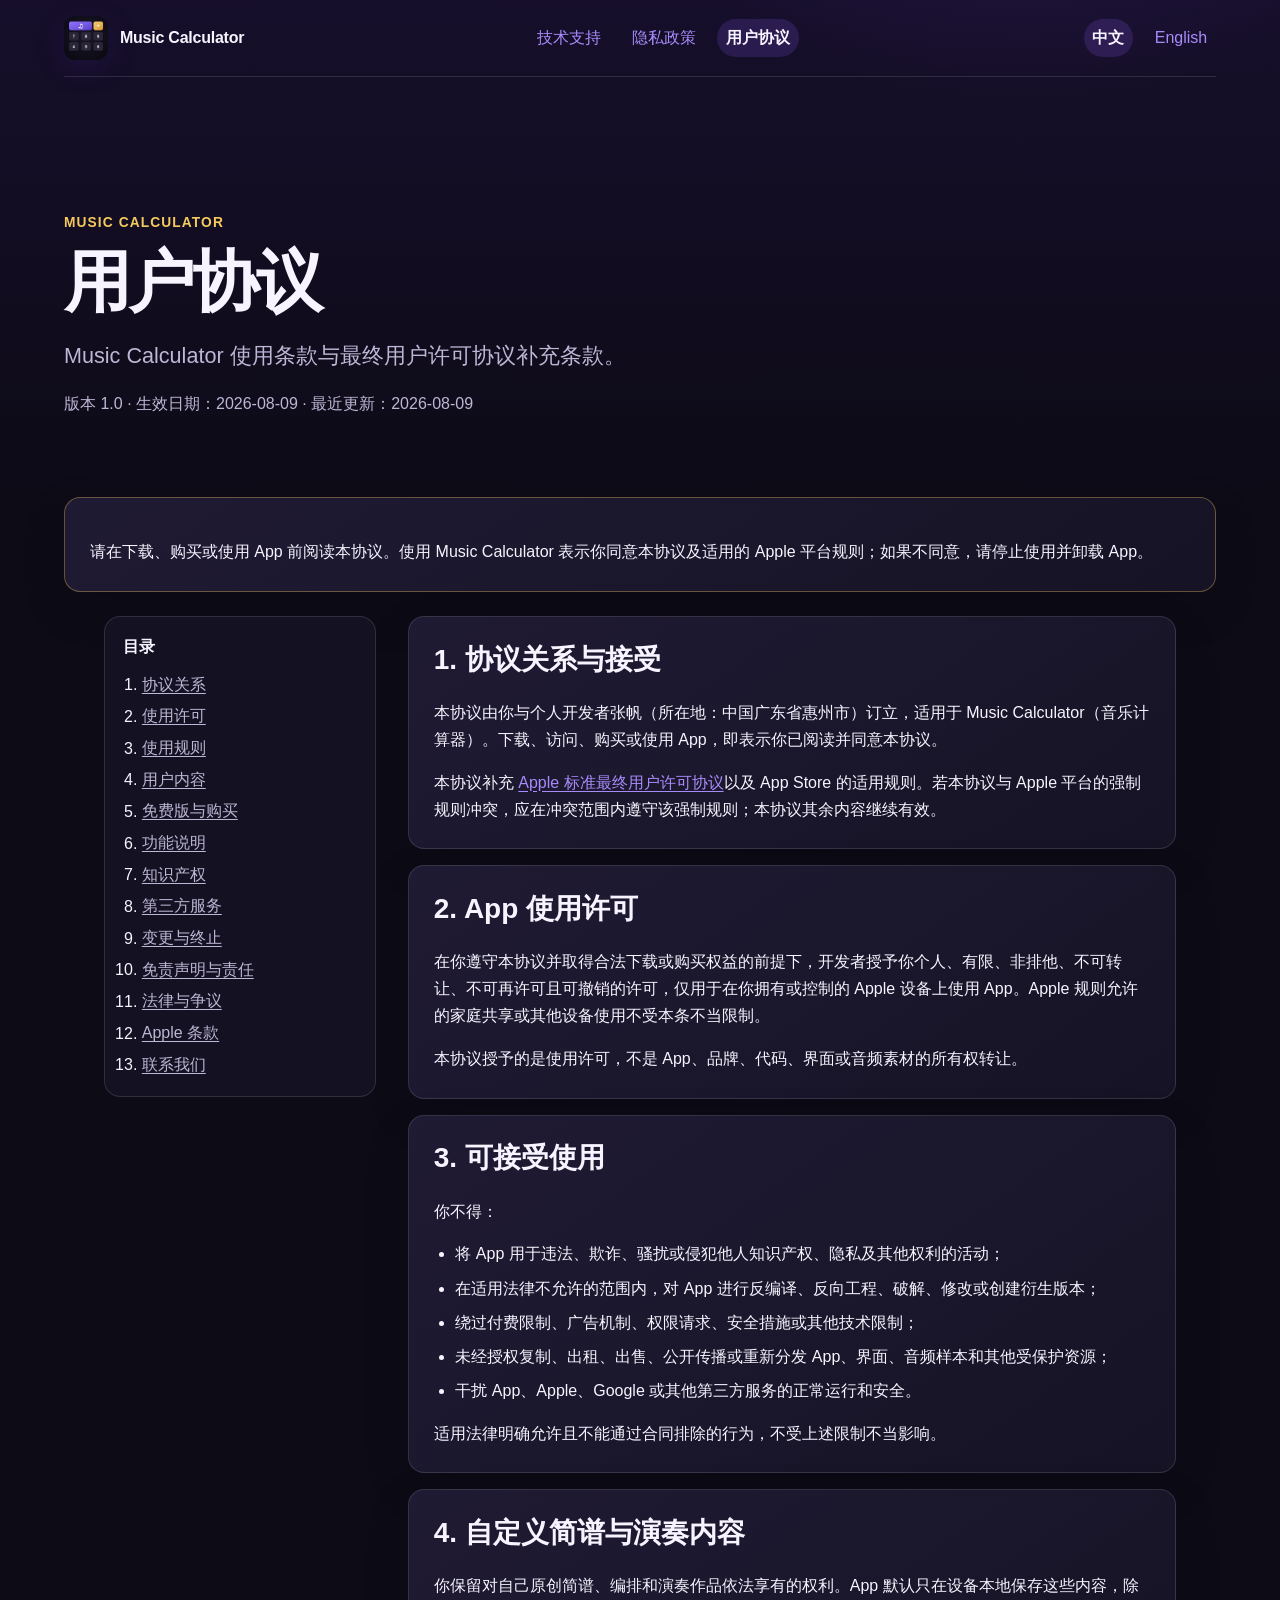
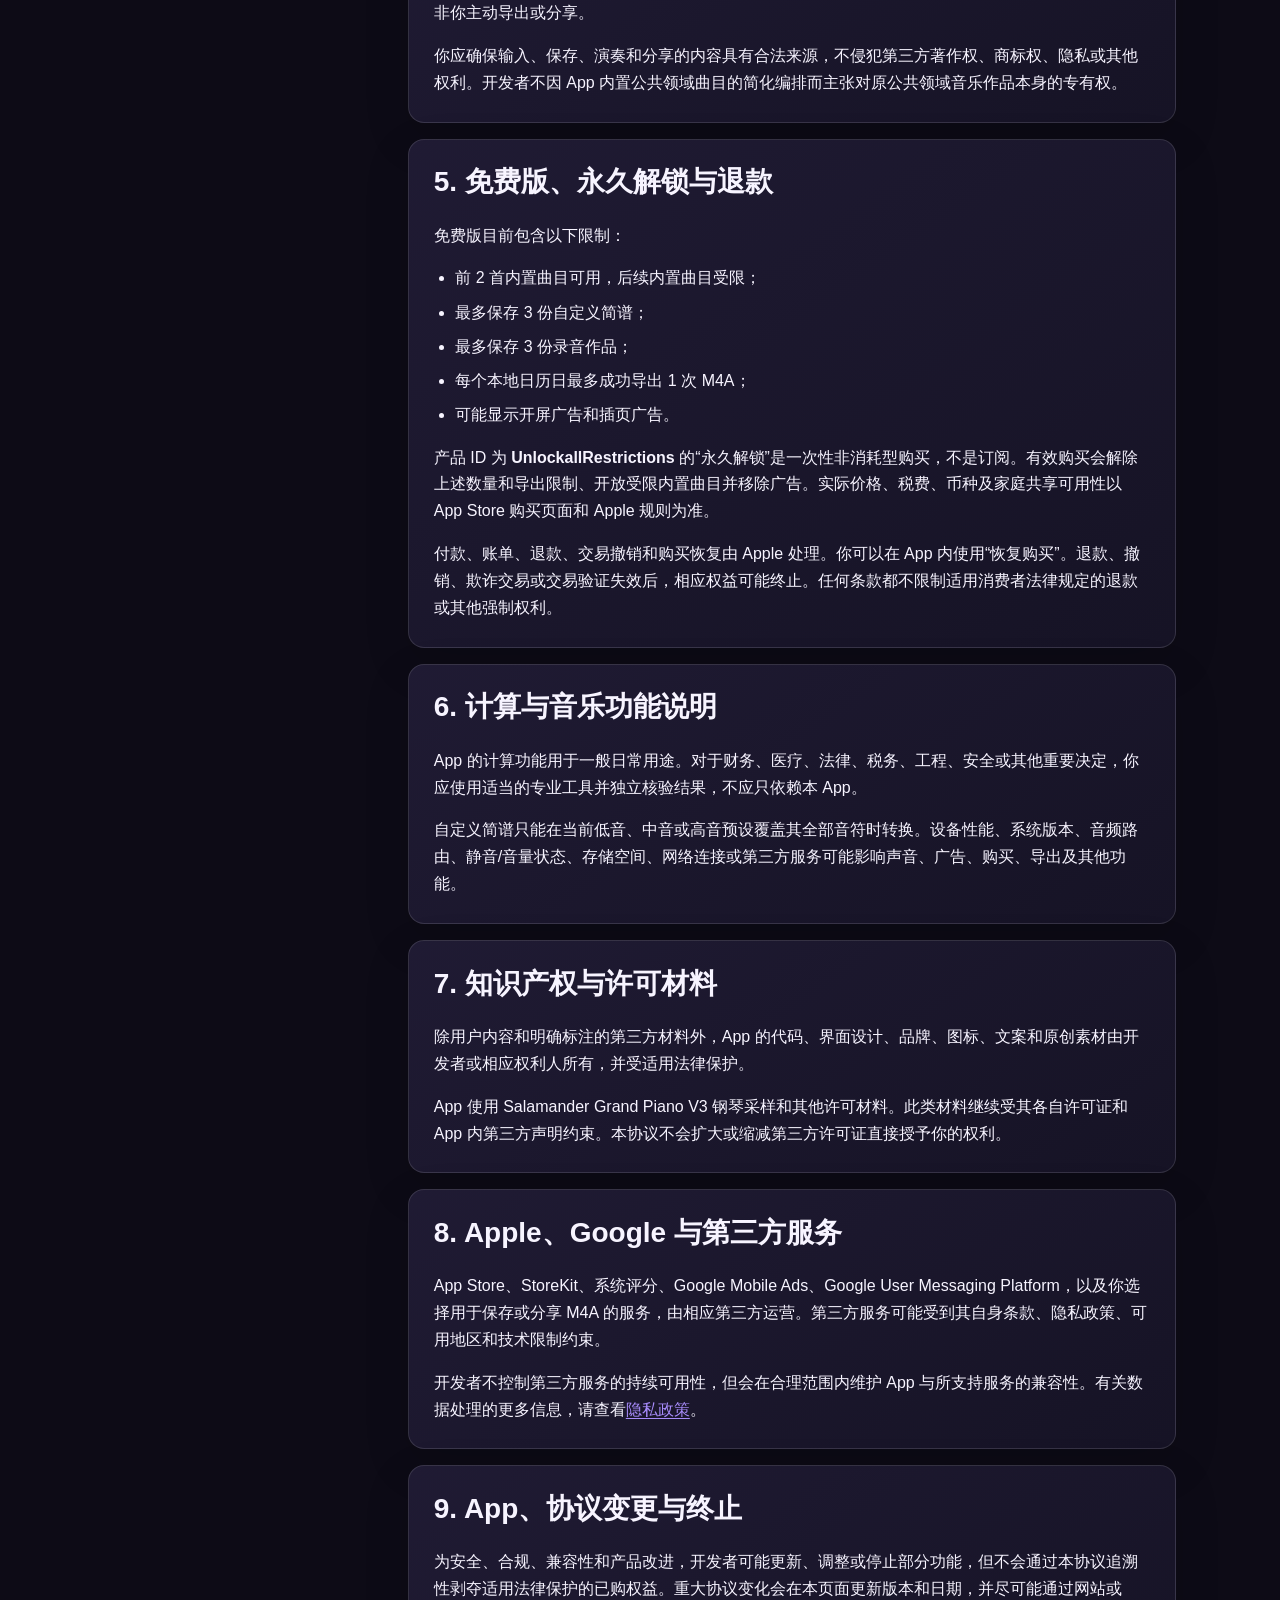
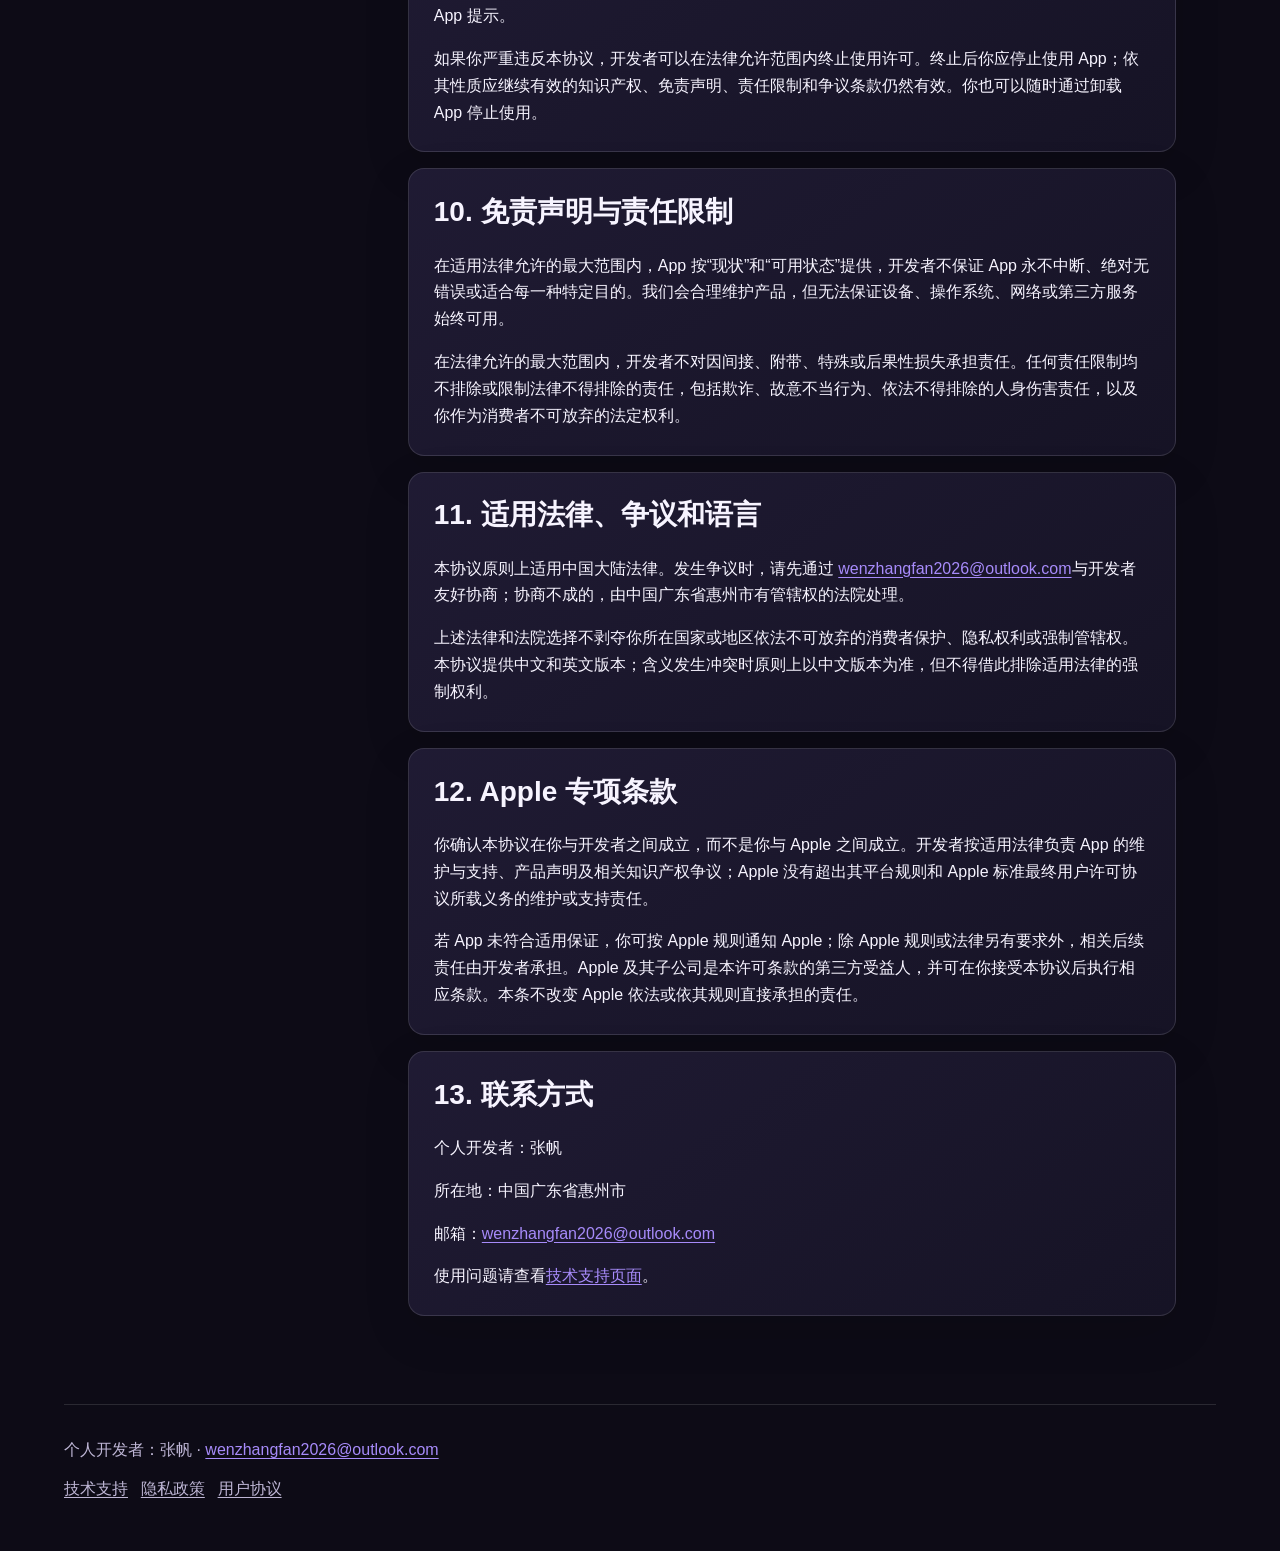
<file: zh/terms/index.html>
<!doctype html>
<html lang="zh-Hans">
<head>
  <meta charset="utf-8"><meta name="viewport" content="width=device-width, initial-scale=1">
  <meta name="description" content="音乐计算器用户协议和最终用户许可补充条款。"><meta name="theme-color" content="#0d0b16">
  <meta property="og:title" content="音乐计算器用户协议"><meta property="og:description" content="查看音乐计算器的使用条款、购买规则和许可说明。"><meta property="og:type" content="website">
  <title>用户协议 | 音乐计算器</title><link rel="icon" href="../../assets/app-icon.png" type="image/png"><link rel="stylesheet" href="../../assets/styles.css">
</head>
<body>
  <a class="skip-link" href="#main-content">跳到正文</a>
  <header class="site-header"><a class="brand" href="../"><img src="../../assets/app-icon.png" width="1024" height="1024" alt=""><span>Music Calculator</span></a><nav class="nav" aria-label="主导航"><a href="../support/">技术支持</a><a href="../privacy/">隐私政策</a><a href="./" aria-current="page">用户协议</a></nav><nav class="language-switch" aria-label="语言"><span aria-current="true">中文</span><a href="../../en/terms/" lang="en">English</a></nav></header>
  <main id="main-content">
    <header class="hero compact"><p class="eyebrow">Music Calculator</p><h1>用户协议</h1><p class="lead">Music Calculator 使用条款与最终用户许可协议补充条款。</p><p class="legal-meta">版本 1.0 · 生效日期：2026-08-09 · 最近更新：2026-08-09</p></header>
    <div class="notice"><p>请在下载、购买或使用 App 前阅读本协议。使用 Music Calculator 表示你同意本协议及适用的 Apple 平台规则；如果不同意，请停止使用并卸载 App。</p></div>
    <div class="policy-layout">
      <nav class="policy-toc" aria-label="用户协议目录"><strong>目录</strong><ol>
        <li><a href="#acceptance">协议关系</a></li><li><a href="#license">使用许可</a></li><li><a href="#acceptable-use">使用规则</a></li><li><a href="#user-content">用户内容</a></li><li><a href="#free-paid">免费版与购买</a></li><li><a href="#calculation-music">功能说明</a></li><li><a href="#intellectual-property">知识产权</a></li><li><a href="#third-party-services">第三方服务</a></li><li><a href="#changes-termination">变更与终止</a></li><li><a href="#disclaimers-liability">免责声明与责任</a></li><li><a href="#governing-law">法律与争议</a></li><li><a href="#apple-terms">Apple 条款</a></li><li><a href="#contact">联系我们</a></li>
      </ol></nav>
      <article>
        <section class="policy-section" id="acceptance"><h2>1. 协议关系与接受</h2><p>本协议由你与个人开发者张帆（所在地：中国广东省惠州市）订立，适用于 Music Calculator（音乐计算器）。下载、访问、购买或使用 App，即表示你已阅读并同意本协议。</p><p>本协议补充 <a href="https://www.apple.com/legal/internet-services/itunes/dev/stdeula/">Apple 标准最终用户许可协议</a>以及 App Store 的适用规则。若本协议与 Apple 平台的强制规则冲突，应在冲突范围内遵守该强制规则；本协议其余内容继续有效。</p></section>

        <section class="policy-section" id="license"><h2>2. App 使用许可</h2><p>在你遵守本协议并取得合法下载或购买权益的前提下，开发者授予你个人、有限、非排他、不可转让、不可再许可且可撤销的许可，仅用于在你拥有或控制的 Apple 设备上使用 App。Apple 规则允许的家庭共享或其他设备使用不受本条不当限制。</p><p>本协议授予的是使用许可，不是 App、品牌、代码、界面或音频素材的所有权转让。</p></section>

        <section class="policy-section" id="acceptable-use"><h2>3. 可接受使用</h2><p>你不得：</p><ul><li>将 App 用于违法、欺诈、骚扰或侵犯他人知识产权、隐私及其他权利的活动；</li><li>在适用法律不允许的范围内，对 App 进行反编译、反向工程、破解、修改或创建衍生版本；</li><li>绕过付费限制、广告机制、权限请求、安全措施或其他技术限制；</li><li>未经授权复制、出租、出售、公开传播或重新分发 App、界面、音频样本和其他受保护资源；</li><li>干扰 App、Apple、Google 或其他第三方服务的正常运行和安全。</li></ul><p>适用法律明确允许且不能通过合同排除的行为，不受上述限制不当影响。</p></section>

        <section class="policy-section" id="user-content"><h2>4. 自定义简谱与演奏内容</h2><p>你保留对自己原创简谱、编排和演奏作品依法享有的权利。App 默认只在设备本地保存这些内容，除非你主动导出或分享。</p><p>你应确保输入、保存、演奏和分享的内容具有合法来源，不侵犯第三方著作权、商标权、隐私或其他权利。开发者不因 App 内置公共领域曲目的简化编排而主张对原公共领域音乐作品本身的专有权。</p></section>

        <section class="policy-section" id="free-paid"><h2>5. 免费版、永久解锁与退款</h2><p>免费版目前包含以下限制：</p><ul><li>前 2 首内置曲目可用，后续内置曲目受限；</li><li>最多保存 3 份自定义简谱；</li><li>最多保存 3 份录音作品；</li><li>每个本地日历日最多成功导出 1 次 M4A；</li><li>可能显示开屏广告和插页广告。</li></ul><p>产品 ID 为 <strong>UnlockallRestrictions</strong> 的“永久解锁”是一次性非消耗型购买，不是订阅。有效购买会解除上述数量和导出限制、开放受限内置曲目并移除广告。实际价格、税费、币种及家庭共享可用性以 App Store 购买页面和 Apple 规则为准。</p><p>付款、账单、退款、交易撤销和购买恢复由 Apple 处理。你可以在 App 内使用“恢复购买”。退款、撤销、欺诈交易或交易验证失效后，相应权益可能终止。任何条款都不限制适用消费者法律规定的退款或其他强制权利。</p></section>

        <section class="policy-section" id="calculation-music"><h2>6. 计算与音乐功能说明</h2><p>App 的计算功能用于一般日常用途。对于财务、医疗、法律、税务、工程、安全或其他重要决定，你应使用适当的专业工具并独立核验结果，不应只依赖本 App。</p><p>自定义简谱只能在当前低音、中音或高音预设覆盖其全部音符时转换。设备性能、系统版本、音频路由、静音/音量状态、存储空间、网络连接或第三方服务可能影响声音、广告、购买、导出及其他功能。</p></section>

        <section class="policy-section" id="intellectual-property"><h2>7. 知识产权与许可材料</h2><p>除用户内容和明确标注的第三方材料外，App 的代码、界面设计、品牌、图标、文案和原创素材由开发者或相应权利人所有，并受适用法律保护。</p><p>App 使用 Salamander Grand Piano V3 钢琴采样和其他许可材料。此类材料继续受其各自许可证和 App 内第三方声明约束。本协议不会扩大或缩减第三方许可证直接授予你的权利。</p></section>

        <section class="policy-section" id="third-party-services"><h2>8. Apple、Google 与第三方服务</h2><p>App Store、StoreKit、系统评分、Google Mobile Ads、Google User Messaging Platform，以及你选择用于保存或分享 M4A 的服务，由相应第三方运营。第三方服务可能受到其自身条款、隐私政策、可用地区和技术限制约束。</p><p>开发者不控制第三方服务的持续可用性，但会在合理范围内维护 App 与所支持服务的兼容性。有关数据处理的更多信息，请查看<a href="../privacy/">隐私政策</a>。</p></section>

        <section class="policy-section" id="changes-termination"><h2>9. App、协议变更与终止</h2><p>为安全、合规、兼容性和产品改进，开发者可能更新、调整或停止部分功能，但不会通过本协议追溯性剥夺适用法律保护的已购权益。重大协议变化会在本页面更新版本和日期，并尽可能通过网站或 App 提示。</p><p>如果你严重违反本协议，开发者可以在法律允许范围内终止使用许可。终止后你应停止使用 App；依其性质应继续有效的知识产权、免责声明、责任限制和争议条款仍然有效。你也可以随时通过卸载 App 停止使用。</p></section>

        <section class="policy-section" id="disclaimers-liability"><h2>10. 免责声明与责任限制</h2><p>在适用法律允许的最大范围内，App 按“现状”和“可用状态”提供，开发者不保证 App 永不中断、绝对无错误或适合每一种特定目的。我们会合理维护产品，但无法保证设备、操作系统、网络或第三方服务始终可用。</p><p>在法律允许的最大范围内，开发者不对因间接、附带、特殊或后果性损失承担责任。任何责任限制均不排除或限制法律不得排除的责任，包括欺诈、故意不当行为、依法不得排除的人身伤害责任，以及你作为消费者不可放弃的法定权利。</p></section>

        <section class="policy-section" id="governing-law"><h2>11. 适用法律、争议和语言</h2><p>本协议原则上适用中国大陆法律。发生争议时，请先通过 <a href="mailto:wenzhangfan2026@outlook.com">wenzhangfan2026@outlook.com</a>与开发者友好协商；协商不成的，由中国广东省惠州市有管辖权的法院处理。</p><p>上述法律和法院选择不剥夺你所在国家或地区依法不可放弃的消费者保护、隐私权利或强制管辖权。本协议提供中文和英文版本；含义发生冲突时原则上以中文版本为准，但不得借此排除适用法律的强制权利。</p></section>

        <section class="policy-section" id="apple-terms"><h2>12. Apple 专项条款</h2><p>你确认本协议在你与开发者之间成立，而不是你与 Apple 之间成立。开发者按适用法律负责 App 的维护与支持、产品声明及相关知识产权争议；Apple 没有超出其平台规则和 Apple 标准最终用户许可协议所载义务的维护或支持责任。</p><p>若 App 未符合适用保证，你可按 Apple 规则通知 Apple；除 Apple 规则或法律另有要求外，相关后续责任由开发者承担。Apple 及其子公司是本许可条款的第三方受益人，并可在你接受本协议后执行相应条款。本条不改变 Apple 依法或依其规则直接承担的责任。</p></section>

        <section class="policy-section" id="contact"><h2>13. 联系方式</h2><p>个人开发者：张帆</p><p>所在地：中国广东省惠州市</p><p>邮箱：<a href="mailto:wenzhangfan2026@outlook.com?subject=Music%20Calculator%20%E7%94%A8%E6%88%B7%E5%8D%8F%E8%AE%AE">wenzhangfan2026@outlook.com</a></p><p>使用问题请查看<a href="../support/">技术支持页面</a>。</p></section>
      </article>
    </div>
  </main>
  <footer class="site-footer"><p>个人开发者：张帆 · <a href="mailto:wenzhangfan2026@outlook.com">wenzhangfan2026@outlook.com</a></p><nav class="footer-links" aria-label="页脚导航"><a href="../support/">技术支持</a><a href="../privacy/">隐私政策</a><a href="./">用户协议</a></nav></footer><script src="../../assets/site.js" defer></script>
</body>
</html>
</file>
<file: assets/styles.css>
:root {
  color-scheme: dark;
  --background: #0d0b16;
  --background-glow: #211345;
  --surface: #171426;
  --surface-raised: #211c35;
  --text: #f7f4ff;
  --muted: #beb6d5;
  --purple: #8b5cf6;
  --purple-bright: #a78bfa;
  --gold: #f4c95d;
  --line: rgba(255, 255, 255, 0.12);
  --focus: #f9d976;
  --content-width: 72rem;
  --reading-width: 48rem;
  font-family: -apple-system, BlinkMacSystemFont, "Segoe UI", sans-serif;
}

* {
  box-sizing: border-box;
}

html {
  scroll-behavior: smooth;
}

body {
  margin: 0;
  min-width: 20rem;
  min-height: 100vh;
  background:
    radial-gradient(circle at 80% -10%, rgba(139, 92, 246, 0.26), transparent 36rem),
    linear-gradient(180deg, var(--background-glow) -40rem, var(--background) 32rem);
  color: var(--text);
  font-size: 1rem;
  line-height: 1.68;
  -webkit-font-smoothing: antialiased;
}

a {
  color: var(--purple-bright);
  text-underline-offset: 0.18em;
}

a:hover {
  color: #c4b5fd;
}

a:focus-visible,
button:focus-visible,
summary:focus-visible {
  border-radius: 0.3rem;
  outline: 3px solid var(--focus);
  outline-offset: 3px;
}

img {
  display: block;
  max-width: 100%;
}

h1,
h2,
h3,
p {
  overflow-wrap: anywhere;
}

h2 {
  margin-top: 0;
  font-size: clamp(1.35rem, 3vw, 1.75rem);
  line-height: 1.25;
}

h3 {
  margin-bottom: 0.35rem;
}

ul,
ol {
  padding-left: 1.35rem;
}

li + li {
  margin-top: 0.45rem;
}

.skip-link {
  position: fixed;
  top: -5rem;
  left: 1rem;
  z-index: 100;
  padding: 0.75rem 1rem;
  border-radius: 0.65rem;
  background: #fff;
  color: #111;
  font-weight: 700;
}

.skip-link:focus {
  top: 1rem;
}

.site-header,
.site-footer,
main {
  width: min(100% - 2rem, var(--content-width));
  margin-inline: auto;
}

.site-header {
  display: flex;
  align-items: center;
  justify-content: space-between;
  gap: 1.25rem;
  padding-block: 1rem;
  border-bottom: 1px solid var(--line);
}

.brand {
  display: inline-flex;
  flex: 0 0 auto;
  align-items: center;
  gap: 0.75rem;
  color: var(--text);
  font-weight: 760;
  letter-spacing: -0.015em;
  text-decoration: none;
}

.brand img {
  width: 2.75rem;
  height: 2.75rem;
  border-radius: 0.72rem;
  box-shadow: 0 0.5rem 1.5rem rgba(42, 25, 89, 0.4);
}

.nav,
.language-switch,
.footer-links,
.actions {
  display: flex;
  flex-wrap: wrap;
  align-items: center;
  gap: 0.8rem;
}

.nav a,
.language-switch a,
.language-switch span {
  padding: 0.35rem 0.55rem;
  border-radius: 999px;
  text-decoration: none;
}

.nav a[aria-current="page"],
.language-switch [aria-current="true"] {
  background: rgba(139, 92, 246, 0.18);
  color: var(--text);
  font-weight: 700;
}

.hero {
  padding: clamp(3.5rem, 10vw, 7.5rem) 0 clamp(2.5rem, 6vw, 4.5rem);
}

.hero.compact {
  padding-bottom: clamp(1.5rem, 4vw, 2.5rem);
}

.hero h1 {
  max-width: 15ch;
  margin: 0;
  font-size: clamp(2.45rem, 8vw, 5.4rem);
  line-height: 1.03;
  letter-spacing: -0.045em;
}

.hero.compact h1 {
  max-width: 22ch;
  font-size: clamp(2.25rem, 6vw, 4.2rem);
}

.eyebrow {
  margin-bottom: 0.85rem;
  color: var(--gold);
  font-size: 0.86rem;
  font-weight: 760;
  letter-spacing: 0.08em;
  text-transform: uppercase;
}

.lead {
  max-width: 43rem;
  margin: 1.35rem 0 0;
  color: var(--muted);
  font-size: clamp(1.08rem, 2.5vw, 1.35rem);
}

.actions {
  margin-top: 1.65rem;
}

.button {
  display: inline-flex;
  min-height: 2.85rem;
  align-items: center;
  justify-content: center;
  padding: 0.68rem 1.1rem;
  border: 1px solid transparent;
  border-radius: 999px;
  background: var(--purple);
  color: #fff;
  font-weight: 730;
  text-decoration: none;
  box-shadow: 0 0.75rem 2rem rgba(91, 46, 186, 0.25);
}

.button.secondary {
  border-color: var(--line);
  background: var(--surface);
  box-shadow: none;
}

.language-note {
  margin: 1rem 0 0;
  color: var(--muted);
  font-size: 0.95rem;
}

.section-heading {
  margin: 0 0 1.15rem;
}

.card-grid {
  display: grid;
  grid-template-columns: repeat(3, minmax(0, 1fr));
  gap: 1rem;
}

.card,
.policy-section,
.notice,
details {
  border: 1px solid var(--line);
  border-radius: 1rem;
  background: linear-gradient(145deg, rgba(33, 28, 53, 0.95), rgba(23, 20, 38, 0.95));
  box-shadow: 0 1rem 3rem rgba(0, 0, 0, 0.12);
}

.card,
.policy-section,
.notice {
  padding: clamp(1rem, 3vw, 1.55rem);
}

.card h2,
.card h3 {
  margin-top: 0;
}

.card p:last-child,
.policy-section > :last-child,
.notice > :last-child {
  margin-bottom: 0;
}

.card-icon {
  display: inline-grid;
  width: 2.6rem;
  height: 2.6rem;
  margin-bottom: 1rem;
  place-items: center;
  border-radius: 0.75rem;
  background: rgba(139, 92, 246, 0.18);
  color: var(--gold);
  font-size: 1.25rem;
  font-weight: 800;
}

.support-section {
  margin-top: 3.25rem;
}

.faq-list {
  display: grid;
  gap: 0.75rem;
}

details {
  padding: 0;
}

summary {
  padding: 1rem 1.2rem;
  cursor: pointer;
  font-weight: 720;
}

.details-body {
  padding: 0 1.2rem 1.2rem;
  color: var(--muted);
}

.details-body > :first-child {
  margin-top: 0;
}

.policy-layout {
  display: grid;
  grid-template-columns: minmax(12rem, 17rem) minmax(0, var(--reading-width));
  gap: 2rem;
  align-items: start;
  justify-content: center;
}

.policy-toc {
  position: sticky;
  top: 1rem;
  padding: 1.1rem;
  border: 1px solid var(--line);
  border-radius: 1rem;
  background: rgba(23, 20, 38, 0.8);
  backdrop-filter: blur(1rem);
}

.policy-toc strong {
  display: block;
  margin-bottom: 0.65rem;
}

.policy-toc ol {
  margin: 0;
  padding-left: 1.2rem;
}

.policy-toc li + li {
  margin-top: 0.3rem;
}

.policy-toc a {
  color: var(--muted);
}

.policy-section {
  margin-bottom: 1rem;
}

.policy-section h2 {
  scroll-margin-top: 1rem;
}

.legal-meta {
  margin-top: 1rem;
  color: var(--muted);
}

.data-table-wrap {
  overflow-x: auto;
}

table {
  width: 100%;
  border-collapse: collapse;
}

th,
td {
  padding: 0.75rem;
  border-bottom: 1px solid var(--line);
  text-align: left;
  vertical-align: top;
}

th {
  color: var(--gold);
}

.notice {
  margin: 1.5rem 0;
  border-color: rgba(244, 201, 93, 0.35);
}

.site-footer {
  margin-top: 4.5rem;
  padding-block: 2rem 3rem;
  border-top: 1px solid var(--line);
  color: var(--muted);
}

.site-footer p {
  margin: 0 0 0.75rem;
}

.footer-links a {
  color: var(--muted);
}

.visually-hidden {
  position: absolute !important;
  width: 1px !important;
  height: 1px !important;
  padding: 0 !important;
  margin: -1px !important;
  overflow: hidden !important;
  clip: rect(0, 0, 0, 0) !important;
  white-space: nowrap !important;
  border: 0 !important;
}

@media (max-width: 54rem) {
  .site-header {
    align-items: flex-start;
    flex-direction: column;
  }

  .card-grid,
  .policy-layout {
    grid-template-columns: 1fr;
  }

  .policy-toc {
    position: static;
  }
}

@media (max-width: 34rem) {
  .site-header,
  .site-footer,
  main {
    width: min(100% - 1.25rem, var(--content-width));
  }

  .nav,
  .language-switch {
    gap: 0.35rem;
  }

  .hero h1 {
    font-size: clamp(2.25rem, 13vw, 3.6rem);
  }

  .actions .button {
    width: 100%;
  }
}

@media (prefers-reduced-motion: reduce) {
  html {
    scroll-behavior: auto;
  }

  *,
  *::before,
  *::after {
    animation-duration: 0.01ms !important;
    animation-iteration-count: 1 !important;
    transition-duration: 0.01ms !important;
  }
}

@media print {
  :root {
    color-scheme: light;
    --background: #fff;
    --surface: #fff;
    --text: #111;
    --muted: #444;
    --line: #bbb;
  }

  body {
    background: #fff;
  }

  .site-header,
  .site-footer,
  .policy-toc,
  .button,
  .skip-link {
    display: none !important;
  }

  main,
  .policy-layout {
    width: 100%;
    display: block;
  }

  .policy-section {
    border: 0;
    padding: 0;
    box-shadow: none;
    break-inside: avoid;
  }
}
</file>
